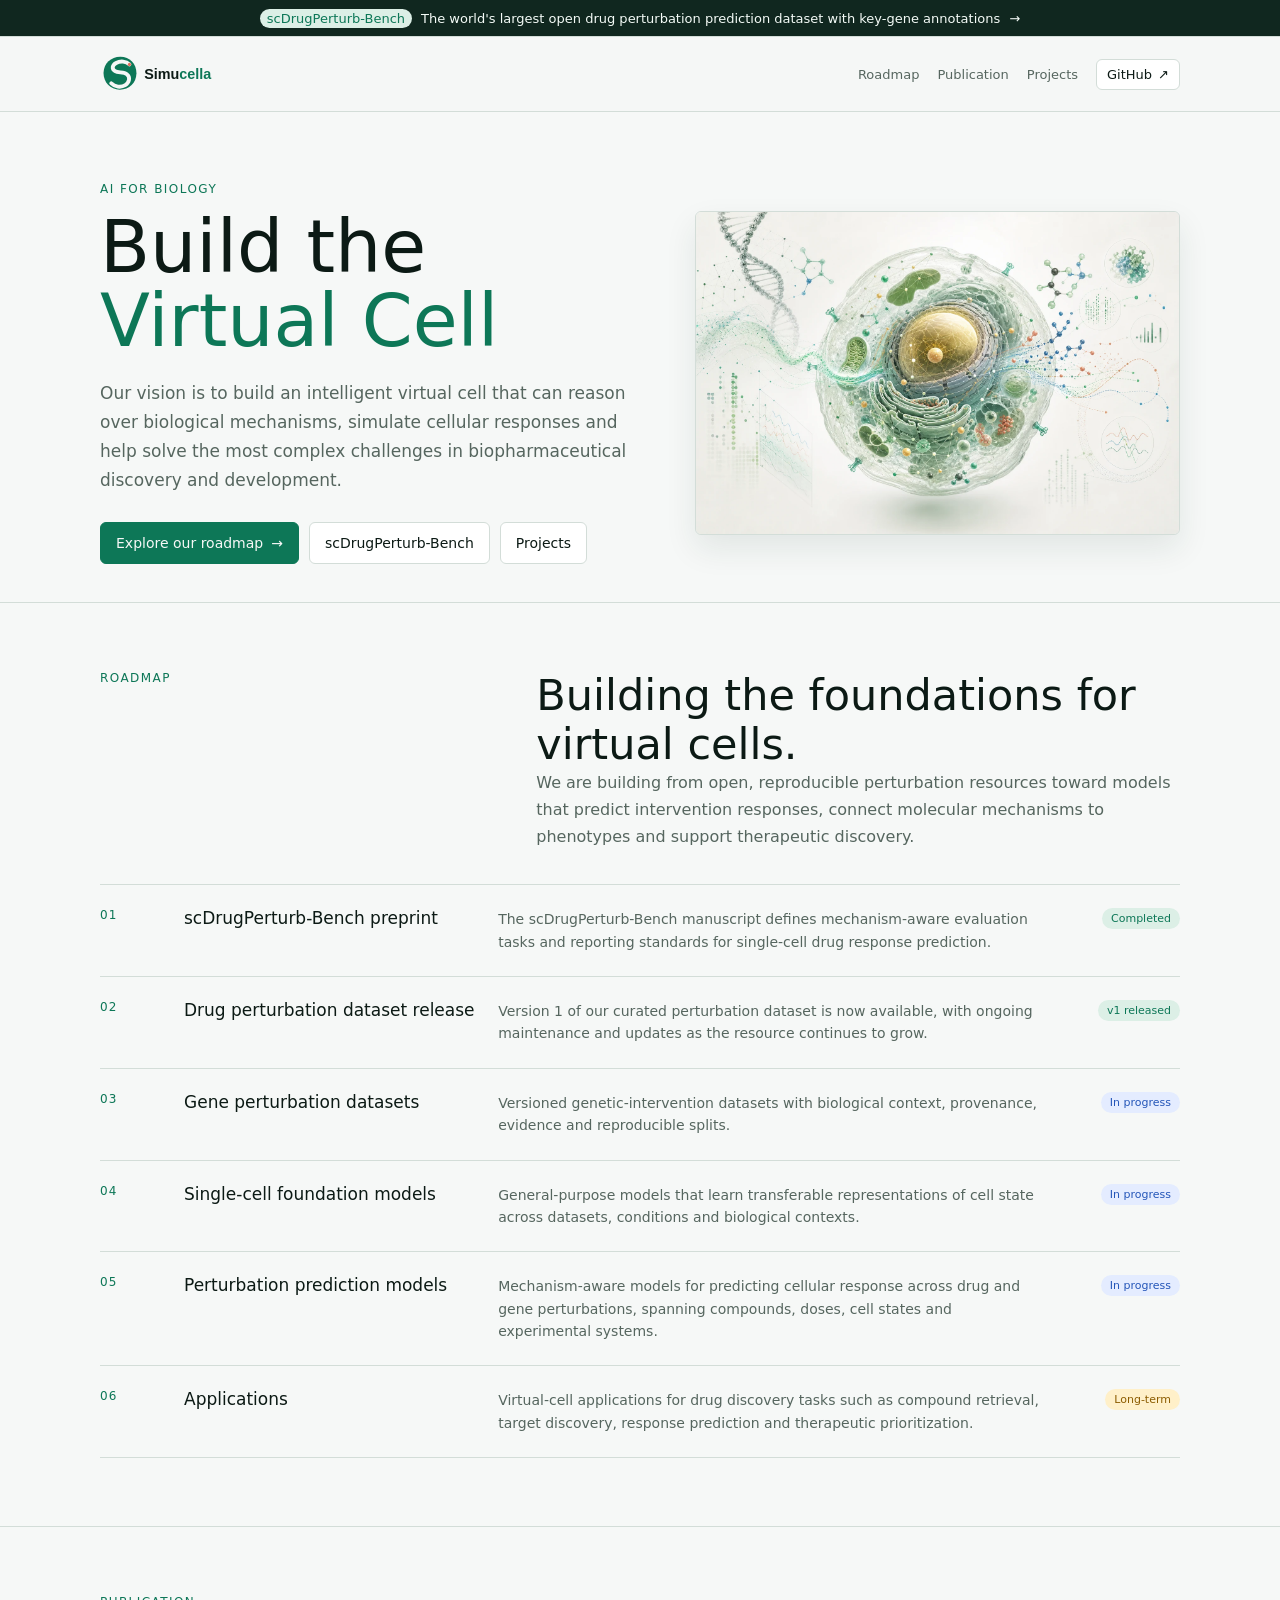
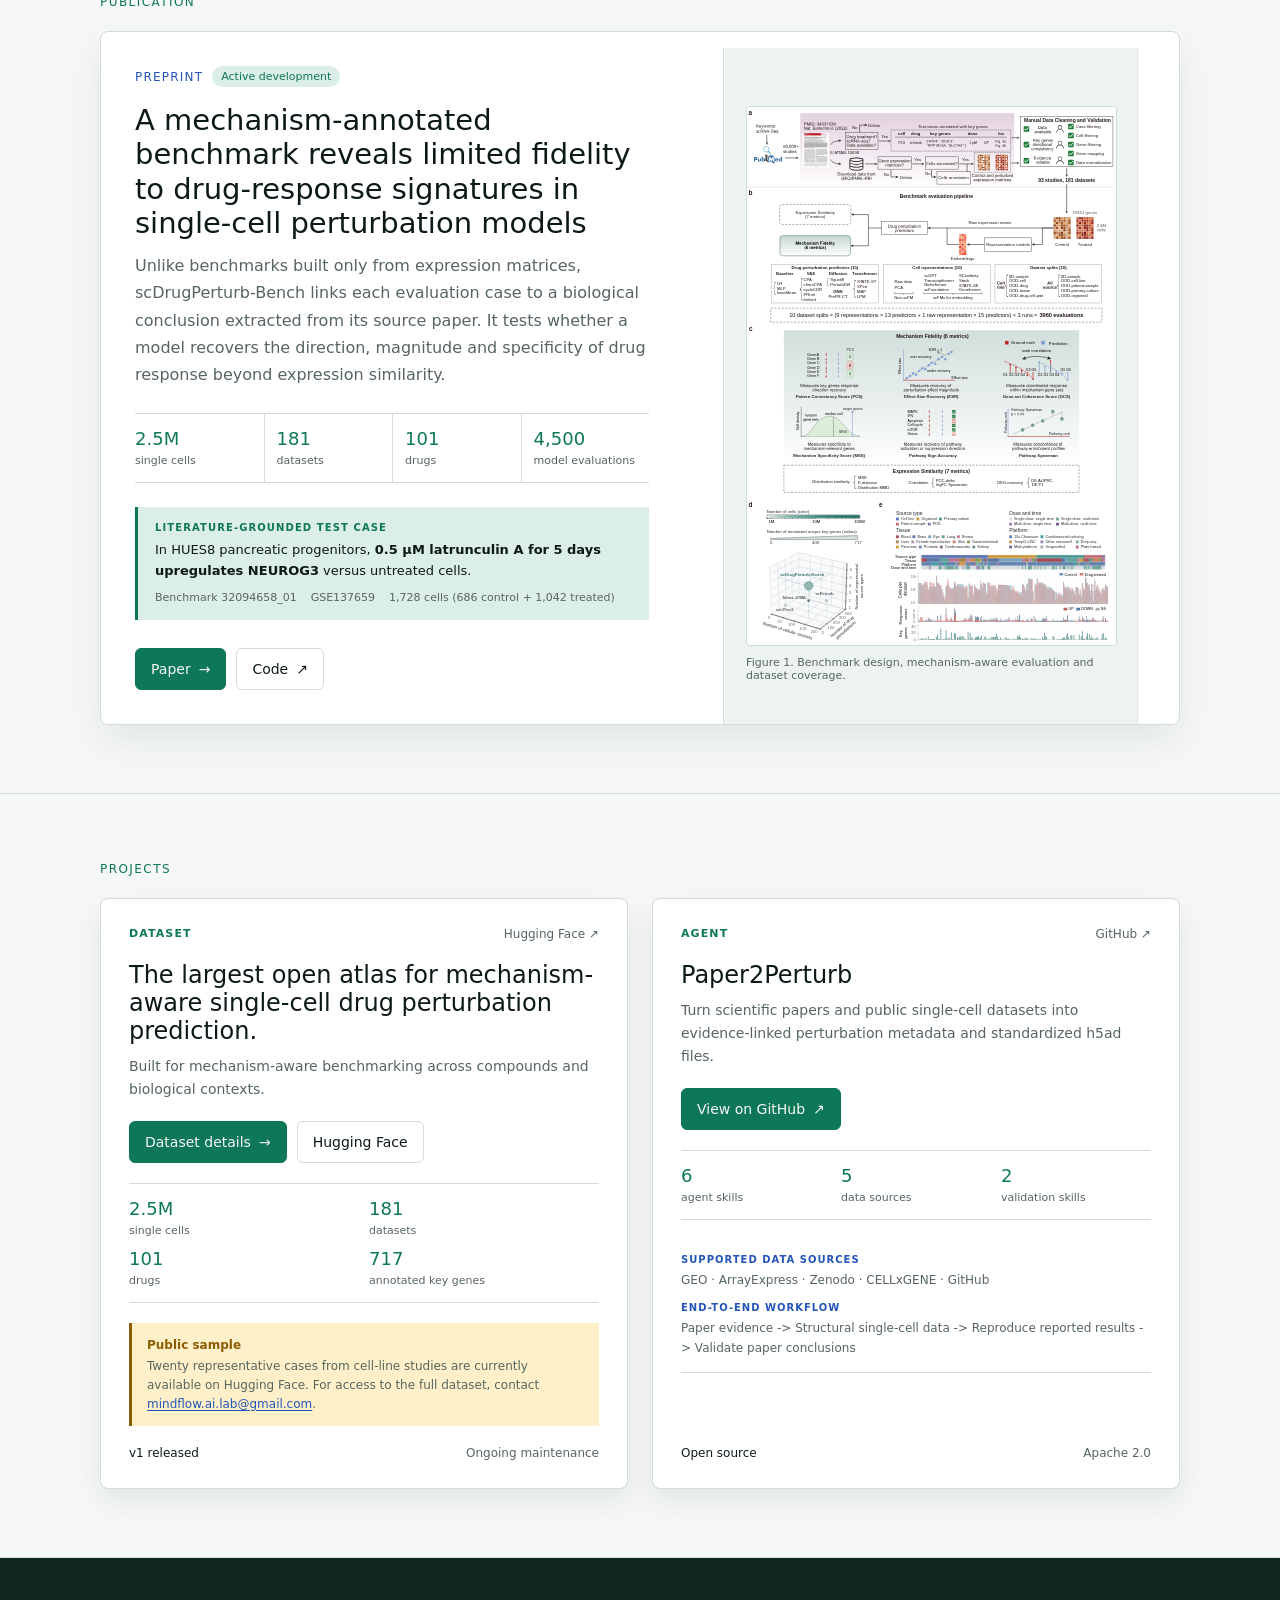
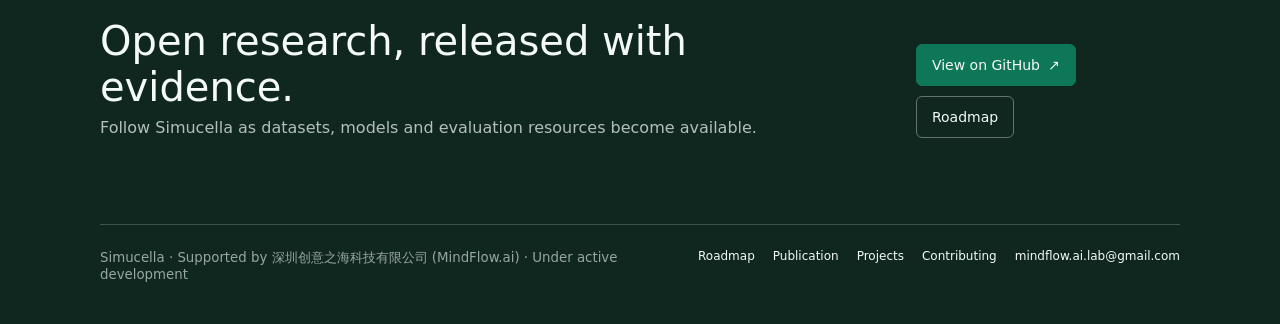
<file: index.html>
<!doctype html>
<html lang="en">
<head>
  <meta charset="utf-8">
  <meta name="viewport" content="width=device-width, initial-scale=1">
  <meta name="description" content="Simucella is building a virtual cell benchmark, virtual cell dataset, and perturbation prediction models for drug and gene perturbation prediction.">
  <meta name="keywords" content="virtual cell, virtual cell dataset, perturbation prediction model, gene perturbation prediction model, drug perturbation prediction model, virtual cell benchmark">
  <meta property="og:title" content="Simucella | Virtual Cell Benchmark and Perturbation Prediction Models">
  <meta property="og:description" content="Simucella is building a virtual cell benchmark, virtual cell dataset, and perturbation prediction models for drug and gene perturbation prediction.">
  <title>Simucella | Virtual Cell Benchmark and Perturbation Prediction Models</title>
  <style>html, body { margin: 0; min-height: 100%; }</style>
</head>
<body>
<div id="drughiter-home-sketch">
  <style>
    #drughiter-home-sketch {
      color-scheme: light dark;
      --dh-page: light-dark(#f6f8f7, #07100d);
      --dh-surface: light-dark(#ffffff, #0d1814);
      --dh-surface-strong: light-dark(#10271f, #dff7ec);
      --dh-ink: light-dark(#0c1a15, #f2f8f5);
      --dh-ink-on-strong: light-dark(#f4fbf7, #0b1913);
      --dh-muted: light-dark(#56665f, #a4b7ae);
      --dh-line: light-dark(#d3ddd8, #293a33);
      --dh-green: light-dark(#0d7757, #61d4a5);
      --dh-green-soft: light-dark(#dcefe6, #123b2d);
      --dh-blue: light-dark(#2355b8, #91b5ff);
      --dh-blue-soft: light-dark(#e4ecff, #172b55);
      --dh-amber: light-dark(#8c5c00, #f2bf58);
      --dh-amber-soft: light-dark(#fff0c9, #453311);
      --dh-red: light-dark(#aa3b3b, #ff9999);
      --dh-shadow: light-dark(rgba(20, 55, 42, 0.09), rgba(0, 0, 0, 0.30));
      width: 100%;
      overflow: hidden;
      background: var(--dh-page);
      color: var(--dh-ink);
      font-family: Inter, ui-sans-serif, system-ui, -apple-system, BlinkMacSystemFont, "Segoe UI", sans-serif;
      letter-spacing: 0;
    }

    #drughiter-home-sketch * { box-sizing: border-box; }
    #drughiter-home-sketch a { color: inherit; text-decoration: none; }
    #drughiter-home-sketch button { font: inherit; }
    #drughiter-home-sketch .dh-shell { width: min(100% - 40px, 1080px); margin: 0 auto; }

    #drughiter-home-sketch .dh-announcement {
      background: var(--dh-surface-strong);
      color: var(--dh-ink-on-strong);
      border-bottom: 1px solid var(--dh-line);
    }
    #drughiter-home-sketch .dh-announcement-inner {
      min-height: 36px;
      display: flex;
      align-items: center;
      justify-content: center;
      gap: 9px;
      padding: 7px 16px;
      text-align: center;
      font-size: 13px;
      font-weight: 500;
    }
    #drughiter-home-sketch .dh-announcement-label {
      color: var(--dh-green);
      background: var(--dh-green-soft);
      border-radius: 999px;
      padding: 2px 7px;
      white-space: nowrap;
    }

    #drughiter-home-sketch .dh-nav {
      background: color-mix(in srgb, var(--dh-page) 92%, transparent);
      border-bottom: 1px solid var(--dh-line);
    }
    #drughiter-home-sketch .dh-nav-inner {
      min-height: 74px;
      display: flex;
      align-items: center;
      justify-content: space-between;
      gap: 20px;
    }
    #drughiter-home-sketch .dh-brand { display: flex; align-items: center; gap: 10px; min-width: 0; }
    #drughiter-home-sketch .dh-logo { display: block; width: auto; height: 42px; }
    #drughiter-home-sketch .dh-mark {
      width: 31px;
      height: 31px;
      display: grid;
      place-items: center;
      background: var(--dh-green);
      color: var(--dh-page);
      border-radius: 6px;
      font-weight: 700;
    }
    #drughiter-home-sketch .dh-brand strong { font-size: 17px; font-weight: 500; }
    #drughiter-home-sketch .dh-brand span { color: var(--dh-muted); font-size: 11px; display: block; }
    #drughiter-home-sketch .dh-nav-links { display: flex; align-items: center; gap: 18px; color: var(--dh-muted); font-size: 13px; }
    #drughiter-home-sketch .dh-nav-links a { white-space: nowrap; }
    #drughiter-home-sketch .dh-nav-links a:hover { color: var(--dh-green); }
    #drughiter-home-sketch .dh-nav-github {
      display: inline-flex;
      align-items: center;
      gap: 6px;
      border: 1px solid var(--dh-line);
      background: var(--dh-surface);
      color: var(--dh-ink) !important;
      border-radius: 6px;
      padding: 7px 10px;
    }

    #drughiter-home-sketch .dh-hero {
      background: var(--dh-page);
      border-bottom: 1px solid var(--dh-line);
      padding: 70px 0 38px;
    }
    #drughiter-home-sketch .dh-hero-grid {
      display: grid;
      grid-template-columns: minmax(0, 1.05fr) minmax(310px, .95fr);
      gap: 58px;
      align-items: center;
    }
    #drughiter-home-sketch .dh-eyebrow,
    #drughiter-home-sketch .dh-section-kicker {
      color: var(--dh-green);
      text-transform: uppercase;
      font-size: 12px;
      font-weight: 500;
      letter-spacing: .12em;
    }
    #drughiter-home-sketch .dh-hero h1 {
      max-width: 720px;
      margin: 14px 0 20px;
      font-size: clamp(42px, 7.2vw, 73px);
      line-height: 1.02;
      font-weight: 500;
      letter-spacing: 0;
    }
    #drughiter-home-sketch .dh-hero h1 span { color: var(--dh-green); }
    #drughiter-home-sketch .dh-hero-copy > p {
      max-width: 610px;
      color: var(--dh-muted);
      font-size: 17px;
      line-height: 1.7;
      margin: 0;
    }
    #drughiter-home-sketch .dh-project-intro {
      max-width: 610px;
      margin: 18px 0 0;
      color: var(--dh-ink);
      font-size: 18px;
      line-height: 1.72;
      font-weight: 500;
    }
    #drughiter-home-sketch .dh-actions { display: flex; flex-wrap: wrap; gap: 10px; margin-top: 28px; }
    #drughiter-home-sketch .dh-action {
      min-height: 42px;
      display: inline-flex;
      align-items: center;
      justify-content: center;
      gap: 8px;
      padding: 0 15px;
      border-radius: 6px;
      border: 1px solid var(--dh-line);
      background: var(--dh-surface);
      color: var(--dh-ink);
      font-size: 14px;
      font-weight: 500;
    }
    #drughiter-home-sketch .dh-action-primary { background: var(--dh-green); color: var(--dh-page); border-color: var(--dh-green); }

    #drughiter-home-sketch .dh-hero-visual {
      width: 100%;
      max-width: 500px;
      margin: 0 auto;
    }
    #drughiter-home-sketch .dh-hero-visual img {
      width: 100%;
      aspect-ratio: 3 / 2;
      display: block;
      object-fit: cover;
      object-position: center;
      border: 1px solid var(--dh-line);
      border-radius: 6px;
      background: var(--dh-page);
      box-shadow: 0 14px 32px var(--dh-shadow);
    }

    #drughiter-home-sketch .dh-section { padding: 68px 0; border-bottom: 1px solid var(--dh-line); }
    #drughiter-home-sketch .dh-section-head { display: grid; grid-template-columns: .75fr 1.25fr; gap: 50px; margin-bottom: 34px; }
    #drughiter-home-sketch .dh-section-head h2 {
      margin: 0;
      max-width: 650px;
      font-size: clamp(28px, 4.4vw, 43px);
      line-height: 1.13;
      font-weight: 500;
    }
    #drughiter-home-sketch .dh-section-head p { margin: 0; color: var(--dh-muted); line-height: 1.7; }

    #drughiter-home-sketch .dh-roadmap-list { border-top: 1px solid var(--dh-line); }
    #drughiter-home-sketch .dh-roadmap-item {
      display: grid;
      grid-template-columns: 62px minmax(180px, .8fr) minmax(220px, 1.5fr) 112px;
      gap: 22px;
      align-items: start;
      padding: 23px 0;
      border-bottom: 1px solid var(--dh-line);
    }
    #drughiter-home-sketch .dh-roadmap-num { color: var(--dh-green); font-size: 12px; letter-spacing: .1em; }
    #drughiter-home-sketch .dh-roadmap-item h3 { margin: 0; font-size: 17px; font-weight: 500; }
    #drughiter-home-sketch .dh-roadmap-item p { margin: 0; color: var(--dh-muted); font-size: 14px; line-height: 1.6; }
    #drughiter-home-sketch .dh-status {
      justify-self: end;
      border-radius: 999px;
      padding: 4px 9px;
      font-size: 11px;
      font-weight: 500;
      white-space: nowrap;
    }
    #drughiter-home-sketch .dh-status-active { color: var(--dh-green); background: var(--dh-green-soft); }
    #drughiter-home-sketch .dh-status-prep { color: var(--dh-blue); background: var(--dh-blue-soft); }
    #drughiter-home-sketch .dh-status-planned { color: var(--dh-amber); background: var(--dh-amber-soft); }
    #drughiter-home-sketch .dh-featured {
      display: grid;
      grid-template-columns: minmax(0, 1.08fr) minmax(280px, .92fr);
      gap: 0;
      border: 1px solid var(--dh-line);
      border-radius: 8px;
      overflow: hidden;
      background: var(--dh-surface);
      box-shadow: 0 16px 38px var(--dh-shadow);
    }
    #drughiter-home-sketch .dh-featured-copy { padding: 34px; }
    #drughiter-home-sketch .dh-featured-top { display: flex; align-items: center; gap: 9px; flex-wrap: wrap; }
    #drughiter-home-sketch .dh-featured-type { color: var(--dh-blue); font-size: 12px; font-weight: 500; text-transform: uppercase; letter-spacing: .1em; }
    #drughiter-home-sketch .dh-featured h3 { margin: 16px 0 12px; font-size: 29px; line-height: 1.18; font-weight: 500; }
    #drughiter-home-sketch .dh-featured-copy > p { color: var(--dh-muted); line-height: 1.7; margin: 0; }
    #drughiter-home-sketch .dh-project-facts {
      display: grid;
      grid-template-columns: repeat(4, minmax(0, 1fr));
      border-top: 1px solid var(--dh-line);
      border-bottom: 1px solid var(--dh-line);
      margin: 25px 0 24px;
    }
    #drughiter-home-sketch .dh-project-fact { padding: 14px 12px; border-left: 1px solid var(--dh-line); }
    #drughiter-home-sketch .dh-project-fact:first-child { border-left: 0; padding-left: 0; }
    #drughiter-home-sketch .dh-project-fact strong { display: block; color: var(--dh-green); font-size: 18px; font-weight: 500; }
    #drughiter-home-sketch .dh-project-fact span { color: var(--dh-muted); font-size: 11px; }
    #drughiter-home-sketch .dh-evidence {
      margin: 0 0 24px;
      padding: 15px 17px 16px;
      border-left: 3px solid var(--dh-green);
      background: var(--dh-green-soft);
    }
    #drughiter-home-sketch .dh-evidence-label {
      display: block;
      margin-bottom: 7px;
      color: var(--dh-green);
      font-size: 10px;
      font-weight: 600;
      letter-spacing: .11em;
      text-transform: uppercase;
    }
    #drughiter-home-sketch .dh-evidence p { margin: 0; color: var(--dh-ink); font-size: 13px; line-height: 1.6; }
    #drughiter-home-sketch .dh-evidence-meta { display: flex; flex-wrap: wrap; gap: 7px 14px; margin-top: 9px; color: var(--dh-muted); font-size: 11px; }
    #drughiter-home-sketch .dh-featured-media {
      min-height: 100%;
      display: flex;
      flex-direction: column;
      justify-content: center;
      background: light-dark(#edf3f0, #0a1410);
      border-left: 1px solid var(--dh-line);
      padding: 22px;
    }
    #drughiter-home-sketch .dh-featured-media img {
      width: 100%;
      display: block;
      background: light-dark(#ffffff, #ffffff);
      border: 1px solid var(--dh-line);
      border-radius: 4px;
    }
    #drughiter-home-sketch .dh-featured-media figcaption { margin-top: 10px; color: var(--dh-muted); font-size: 11px; }

    #drughiter-home-sketch .dh-project-grid {
      display: grid;
      grid-template-columns: repeat(2, minmax(0, 1fr));
      gap: 24px;
    }
    #drughiter-home-sketch .dh-project-placeholder {
      min-height: 220px;
      border: 1px solid var(--dh-line);
      border-radius: 8px;
      background: var(--dh-surface);
      box-shadow: 0 12px 28px var(--dh-shadow);
    }
    #drughiter-home-sketch .dh-project-card {
      min-height: 0;
      display: block;
      border: 1px solid var(--dh-line);
      border-radius: 8px;
      background: var(--dh-surface);
      box-shadow: 0 12px 28px var(--dh-shadow);
      overflow: hidden;
      transition: border-color .2s ease, box-shadow .2s ease, transform .2s ease;
    }
    #drughiter-home-sketch .dh-project-card:hover {
      border-color: var(--dh-green);
      box-shadow: 0 16px 34px var(--dh-shadow);
      transform: translateY(-2px);
    }
    #drughiter-home-sketch .dh-project-card:focus-visible { outline: 2px solid var(--dh-green); outline-offset: 3px; }
    #drughiter-home-sketch .dh-project-card-body {
      min-width: 0;
      height: 100%;
      display: flex;
      flex-direction: column;
      gap: 20px;
      padding: 28px;
    }
    #drughiter-home-sketch .dh-project-card-top,
    #drughiter-home-sketch .dh-project-card-meta {
      display: flex;
      align-items: center;
      justify-content: space-between;
      gap: 16px;
    }
    #drughiter-home-sketch .dh-project-card-type {
      color: var(--dh-green);
      font-size: 11px;
      font-weight: 600;
      letter-spacing: .1em;
      text-transform: uppercase;
    }
    #drughiter-home-sketch .dh-project-card-platform { color: var(--dh-muted); font-size: 12px; }
    #drughiter-home-sketch a.dh-project-card-platform:hover { color: var(--dh-green); }
    #drughiter-home-sketch .dh-project-card h3 { margin: 0 0 10px; font-size: 24px; font-weight: 500; }
    #drughiter-home-sketch .dh-project-card h3 a { color: inherit; text-decoration: none; }
    #drughiter-home-sketch .dh-project-card h3 a:hover { color: var(--dh-green); }
    #drughiter-home-sketch .dh-project-card p { margin: 0; color: var(--dh-muted); font-size: 14px; line-height: 1.65; }
    #drughiter-home-sketch .dh-project-card-claim { display: block; margin-bottom: 5px; color: light-dark(#075b42, #76ddb3); font-weight: 700; }
    #drughiter-home-sketch .dh-project-card-facts {
      display: grid;
      grid-template-columns: repeat(3, minmax(0, 1fr));
      gap: 10px;
      padding: 14px 0;
      border-top: 1px solid var(--dh-line);
      border-bottom: 1px solid var(--dh-line);
    }
    #drughiter-home-sketch .dh-project-card-facts-dataset { grid-template-columns: repeat(2, minmax(0, 1fr)); }
    #drughiter-home-sketch .dh-project-card-fact strong { display: block; color: var(--dh-green); font-size: 18px; font-weight: 500; }
    #drughiter-home-sketch .dh-project-card-fact span { color: var(--dh-muted); font-size: 11px; }
    #drughiter-home-sketch .dh-project-card-meta {
      justify-content: space-between;
      margin-top: auto;
      color: var(--dh-muted);
      font-size: 12px;
    }
    #drughiter-home-sketch .dh-project-card-meta strong { color: var(--dh-ink); font-weight: 500; }
    #drughiter-home-sketch .dh-project-card-access {
      padding: 13px 15px;
      border-left: 3px solid var(--dh-amber);
      background: var(--dh-amber-soft);
      color: var(--dh-muted);
      font-size: 12px;
      line-height: 1.55;
    }
    #drughiter-home-sketch .dh-project-card-access strong { display: block; margin-bottom: 3px; color: var(--dh-amber); font-weight: 600; }
    #drughiter-home-sketch .dh-project-card-access a { color: var(--dh-blue); text-decoration: underline; text-underline-offset: 2px; }
    #drughiter-home-sketch .dh-project-card-details {
      display: grid;
      gap: 12px;
      padding: 14px 0;
      border-bottom: 1px solid var(--dh-line);
    }
    #drughiter-home-sketch .dh-project-card-detail strong {
      display: block;
      margin-bottom: 4px;
      color: var(--dh-blue);
      font-size: 10px;
      font-weight: 600;
      letter-spacing: .1em;
      text-transform: uppercase;
    }
    #drughiter-home-sketch .dh-project-card-detail span { color: var(--dh-muted); font-size: 12px; line-height: 1.55; }

    #drughiter-home-sketch .dh-cta { background: var(--dh-surface-strong); color: var(--dh-ink-on-strong); padding: 58px 0; }
    #drughiter-home-sketch .dh-cta-inner { display: flex; align-items: center; justify-content: space-between; gap: 34px; }
    #drughiter-home-sketch .dh-cta h2 { margin: 0 0 8px; font-size: clamp(28px, 4vw, 40px); font-weight: 500; }
    #drughiter-home-sketch .dh-cta p { margin: 0; color: color-mix(in srgb, var(--dh-ink-on-strong) 72%, transparent); }
    #drughiter-home-sketch .dh-cta .dh-action { background: transparent; color: var(--dh-ink-on-strong); border-color: color-mix(in srgb, var(--dh-ink-on-strong) 36%, transparent); }
    #drughiter-home-sketch .dh-cta .dh-action-primary { background: var(--dh-green); border-color: var(--dh-green); color: var(--dh-page); }

    #drughiter-home-sketch .dh-footer { padding: 28px 0 42px; background: var(--dh-surface-strong); color: var(--dh-ink-on-strong); }
    #drughiter-home-sketch .dh-footer-inner { display: flex; justify-content: space-between; gap: 26px; padding-top: 24px; border-top: 1px solid color-mix(in srgb, var(--dh-ink-on-strong) 20%, transparent); }
    #drughiter-home-sketch .dh-footer small { color: color-mix(in srgb, var(--dh-ink-on-strong) 60%, transparent); }
    #drughiter-home-sketch .dh-footer-links { display: flex; gap: 18px; font-size: 12px; }

    @media (max-width: 820px) {
      #drughiter-home-sketch .dh-nav-links a:not(.dh-nav-github) { display: none; }
      #drughiter-home-sketch .dh-hero-grid,
      #drughiter-home-sketch .dh-featured { grid-template-columns: 1fr; }
      #drughiter-home-sketch .dh-project-grid { grid-template-columns: 1fr; }
      #drughiter-home-sketch .dh-hero { padding-top: 52px; }
      #drughiter-home-sketch .dh-hero-visual { width: min(100%, 500px); margin-top: 14px; }
      #drughiter-home-sketch .dh-featured-media { border-left: 0; border-top: 1px solid var(--dh-line); }
      #drughiter-home-sketch .dh-roadmap-item { grid-template-columns: 42px minmax(150px, .7fr) 1.3fr; }
      #drughiter-home-sketch .dh-roadmap-item .dh-status { grid-column: 2 / 4; justify-self: start; }
    }

    @media (max-width: 560px) {
      #drughiter-home-sketch .dh-shell { width: min(100% - 28px, 1080px); }
      #drughiter-home-sketch .dh-brand span { display: none; }
      #drughiter-home-sketch .dh-hero h1 { font-size: 43px; }
      #drughiter-home-sketch .dh-hero-copy > p { font-size: 15px; }
      #drughiter-home-sketch .dh-hero-visual { width: 100%; }
      #drughiter-home-sketch .dh-section { padding: 52px 0; }
      #drughiter-home-sketch .dh-section-head { grid-template-columns: 1fr; gap: 12px; }
      #drughiter-home-sketch .dh-roadmap-item { grid-template-columns: 36px 1fr; gap: 10px; }
      #drughiter-home-sketch .dh-roadmap-item p,
      #drughiter-home-sketch .dh-roadmap-item .dh-status { grid-column: 2; }
      #drughiter-home-sketch .dh-project-facts { grid-template-columns: 1fr 1fr; }
      #drughiter-home-sketch .dh-project-fact:nth-child(odd) { border-left: 0; padding-left: 0; }
      #drughiter-home-sketch .dh-project-fact:nth-child(n+3) { border-top: 1px solid var(--dh-line); }
      #drughiter-home-sketch .dh-featured-copy { padding: 24px; }
      #drughiter-home-sketch .dh-project-card-body { padding: 24px; }
      #drughiter-home-sketch .dh-cta-inner,
      #drughiter-home-sketch .dh-footer-inner { align-items: flex-start; flex-direction: column; }
      #drughiter-home-sketch .dh-footer-links { flex-wrap: wrap; }
    }
  </style>

  <div class="dh-announcement">
    <div class="dh-announcement-inner">
      <span class="dh-announcement-label">scDrugPerturb-Bench</span>
      <span>The world's largest open drug perturbation prediction dataset with key-gene annotations</span>
      <span aria-hidden="true">&rarr;</span>
    </div>
  </div>

  <nav class="dh-nav" aria-label="Primary navigation">
    <div class="dh-shell dh-nav-inner">
      <a class="dh-brand" href="#dh-home">
        <img class="dh-logo" src="assets/simucella-logo.svg" alt="Simucella">
      </a>
      <div class="dh-nav-links">
        <a href="#dh-roadmap">Roadmap</a>
        <a href="#dh-publications">Publication</a>
        <a href="#dh-projects">Projects</a>
        <a class="dh-nav-github" href="#dh-open-source">GitHub <span aria-hidden="true">&nearr;</span></a>
      </div>
    </div>
  </nav>

  <main id="dh-home">
    <section class="dh-hero">
      <div class="dh-shell">
        <div class="dh-hero-grid">
          <div class="dh-hero-copy">
            <div class="dh-eyebrow">AI for Biology</div>
            <h1>Build the <span>Virtual Cell</span></h1>
            <p class="dh-project-intro">Our vision is to build an intelligent virtual cell that can reason over biological mechanisms, simulate cellular responses and help solve the most complex challenges in biopharmaceutical discovery and development.</p>
            <div class="dh-actions">
              <a class="dh-action dh-action-primary" href="#dh-roadmap">Explore our roadmap <span aria-hidden="true">&rarr;</span></a>
              <a class="dh-action" href="#dh-publications">scDrugPerturb-Bench</a>
              <a class="dh-action" href="#dh-projects">Projects</a>
            </div>
          </div>

          <figure class="dh-hero-visual">
            <img src="[data-uri]" alt="A computable virtual cell with molecular signals and perturbation-response trajectories">
          </figure>
        </div>

      </div>
    </section>

    <section class="dh-section" id="dh-roadmap">
      <div class="dh-shell">
        <div class="dh-section-head">
          <div class="dh-section-kicker">Roadmap</div>
          <div>
            <h2>Building the foundations for virtual cells.</h2>
            <p>We are building from open, reproducible perturbation resources toward models that predict intervention responses, connect molecular mechanisms to phenotypes and support therapeutic discovery.</p>
          </div>
        </div>

        <div class="dh-roadmap-list">
          <article class="dh-roadmap-item">
            <div class="dh-roadmap-num">01</div>
            <h3>scDrugPerturb-Bench preprint</h3>
            <p>The scDrugPerturb-Bench manuscript defines mechanism-aware evaluation tasks and reporting standards for single-cell drug response prediction.</p>
            <span class="dh-status dh-status-active">Completed</span>
          </article>
          <article class="dh-roadmap-item">
            <div class="dh-roadmap-num">02</div>
            <h3>Drug perturbation dataset release</h3>
            <p>Version 1 of our curated perturbation dataset is now available, with ongoing maintenance and updates as the resource continues to grow.</p>
            <span class="dh-status dh-status-active">v1 released</span>
          </article>
          <article class="dh-roadmap-item">
            <div class="dh-roadmap-num">03</div>
            <h3>Gene perturbation datasets</h3>
            <p>Versioned genetic-intervention datasets with biological context, provenance, evidence and reproducible splits.</p>
            <span class="dh-status dh-status-prep">In progress</span>
          </article>
          <article class="dh-roadmap-item">
            <div class="dh-roadmap-num">04</div>
            <h3>Single-cell foundation models</h3>
            <p>General-purpose models that learn transferable representations of cell state across datasets, conditions and biological contexts.</p>
            <span class="dh-status dh-status-prep">In progress</span>
          </article>
          <article class="dh-roadmap-item">
            <div class="dh-roadmap-num">05</div>
            <h3>Perturbation prediction models</h3>
            <p>Mechanism-aware models for predicting cellular response across drug and gene perturbations, spanning compounds, doses, cell states and experimental systems.</p>
            <span class="dh-status dh-status-prep">In progress</span>
          </article>
          <article class="dh-roadmap-item">
            <div class="dh-roadmap-num">06</div>
            <h3>Applications</h3>
            <p>Virtual-cell applications for drug discovery tasks such as compound retrieval, target discovery, response prediction and therapeutic prioritization.</p>
            <span class="dh-status dh-status-planned">Long-term</span>
          </article>
        </div>
      </div>
    </section>

    <section class="dh-section" id="dh-publications">
      <div class="dh-shell">
        <div class="dh-section-head" style="grid-template-columns:190px; margin-bottom:22px;">
          <div class="dh-section-kicker">Publication</div>
        </div>

        <article class="dh-featured">
          <div class="dh-featured-copy">
            <div class="dh-featured-top">
              <span class="dh-featured-type">Preprint</span>
              <span class="dh-status dh-status-active">Active development</span>
            </div>
            <h3>A mechanism-annotated benchmark reveals limited fidelity to drug-response signatures in single-cell perturbation models</h3>
            <p>Unlike benchmarks built only from expression matrices, scDrugPerturb-Bench links each evaluation case to a biological conclusion extracted from its source paper. It tests whether a model recovers the direction, magnitude and specificity of drug response beyond expression similarity.</p>
            <div class="dh-project-facts">
              <div class="dh-project-fact"><strong>2.5M</strong><span>single cells</span></div>
              <div class="dh-project-fact"><strong>181</strong><span>datasets</span></div>
              <div class="dh-project-fact"><strong>101</strong><span>drugs</span></div>
              <div class="dh-project-fact"><strong>4,500</strong><span>model evaluations</span></div>
            </div>
            <div class="dh-evidence">
              <span class="dh-evidence-label">Literature-grounded test case</span>
              <p>In HUES8 pancreatic progenitors, <strong>0.5 &micro;M latrunculin A for 5 days upregulates NEUROG3</strong> versus untreated cells.</p>
              <div class="dh-evidence-meta"><span>Benchmark 32094658_01</span><span>GSE137659</span><span>1,728 cells (686 control + 1,042 treated)</span></div>
            </div>
            <div class="dh-actions">
              <a class="dh-action dh-action-primary" href="paper.html">Paper <span aria-hidden="true">&rarr;</span></a>
              <a class="dh-action" href="https://github.com/mindflow-cn/scDrugPerturb-Bench" target="_blank" rel="noopener noreferrer">Code <span aria-hidden="true">&nearr;</span></a>
            </div>
          </div>
          <figure class="dh-featured-media">
            <img src="assets/fig1.svg" alt="Overview of scDrugPerturb-Bench data curation, evaluation framework and dataset composition">
            <figcaption>Figure 1. Benchmark design, mechanism-aware evaluation and dataset coverage.</figcaption>
          </figure>
        </article>
      </div>
    </section>

    <section class="dh-section" id="dh-projects">
      <div class="dh-shell">
        <div class="dh-section-head" style="grid-template-columns:190px; margin-bottom:22px;">
          <div class="dh-section-kicker">Projects</div>
        </div>
        <div class="dh-project-grid" aria-label="Open research projects">
          <article class="dh-project-card" aria-label="scDrugPerturb-Bench dataset">
            <div class="dh-project-card-body">
              <div class="dh-project-card-top">
                <span class="dh-project-card-type">Dataset</span>
                <a class="dh-project-card-platform" href="https://huggingface.co/datasets/mindflow-cn/scDrugPerturb-Bench" target="_blank" rel="noopener noreferrer">Hugging Face <span aria-hidden="true">&nearr;</span></a>
              </div>
              <div>
                <h3><a href="scdrugperturb-bench.html">The largest open atlas for mechanism-aware single-cell drug perturbation prediction.</a></h3>
                <p>Built for mechanism-aware benchmarking across compounds and biological contexts.</p>
              </div>
              <div class="dh-actions" style="margin-top:0;">
                <a class="dh-action dh-action-primary" href="scdrugperturb-bench.html">Dataset details <span aria-hidden="true">&rarr;</span></a>
                <a class="dh-action" href="https://huggingface.co/datasets/mindflow-cn/scDrugPerturb-Bench" target="_blank" rel="noopener noreferrer">Hugging Face</a>
              </div>
              <div class="dh-project-card-facts dh-project-card-facts-dataset" aria-label="Dataset scale">
                <div class="dh-project-card-fact"><strong>2.5M</strong><span>single cells</span></div>
                <div class="dh-project-card-fact"><strong>181</strong><span>datasets</span></div>
                <div class="dh-project-card-fact"><strong>101</strong><span>drugs</span></div>
                <div class="dh-project-card-fact"><strong>717</strong><span>annotated key genes</span></div>
              </div>
              <div class="dh-project-card-access">
                <strong>Public sample</strong>
                Twenty representative cases from cell-line studies are currently available on Hugging Face. For access to the full dataset, contact <a href="mailto:mindflow.ai.lab@gmail.com">mindflow.ai.lab@gmail.com</a>.
              </div>
              <div class="dh-project-card-meta"><strong>v1 released</strong><span>Ongoing maintenance</span></div>
            </div>
          </article>
          <article class="dh-project-card dh-project-card-agent" aria-label="Paper2Perturb open-source data curation agent">
            <div class="dh-project-card-body">
              <div class="dh-project-card-top">
                <span class="dh-project-card-type">Agent</span>
                <a class="dh-project-card-platform" href="https://github.com/mindflow-cn/paper2perturb" target="_blank" rel="noopener noreferrer">GitHub <span aria-hidden="true">&nearr;</span></a>
              </div>
              <div>
                <h3><a href="https://github.com/mindflow-cn/paper2perturb" target="_blank" rel="noopener noreferrer">Paper2Perturb</a></h3>
                <p>Turn scientific papers and public single-cell datasets into evidence-linked perturbation metadata and standardized h5ad files.</p>
              </div>
              <div class="dh-actions" style="margin-top:0;">
                <a class="dh-action dh-action-primary" href="https://github.com/mindflow-cn/paper2perturb" target="_blank" rel="noopener noreferrer">View on GitHub <span aria-hidden="true">&nearr;</span></a>
              </div>
              <div class="dh-project-card-facts" aria-label="Project capabilities">
                <div class="dh-project-card-fact"><strong>6</strong><span>agent skills</span></div>
                <div class="dh-project-card-fact"><strong>5</strong><span>data sources</span></div>
                <div class="dh-project-card-fact"><strong>2</strong><span>validation skills</span></div>
              </div>
              <div class="dh-project-card-details">
                <div class="dh-project-card-detail">
                  <strong>Supported data sources</strong>
                  <span>GEO · ArrayExpress · Zenodo · CELLxGENE · GitHub</span>
                </div>
                <div class="dh-project-card-detail">
                  <strong>End-to-end workflow</strong>
                  <span>Paper evidence -&gt; Structural single-cell data -&gt; Reproduce reported results -&gt; Validate paper conclusions</span>
                </div>
              </div>
              <div class="dh-project-card-meta"><strong>Open source</strong><span>Apache 2.0</span></div>
            </div>
          </article>
        </div>
      </div>
    </section>

    <section class="dh-cta" id="dh-open-source">
      <div class="dh-shell dh-cta-inner">
        <div><h2>Open research, released with evidence.</h2><p>Follow Simucella as datasets, models and evaluation resources become available.</p></div>
        <div class="dh-actions">
          <a class="dh-action dh-action-primary" href="#dh-open-source">View on GitHub <span aria-hidden="true">&nearr;</span></a>
          <a class="dh-action" href="#dh-roadmap">Roadmap</a>
        </div>
      </div>
    </section>
  </main>

  <footer class="dh-footer">
    <div class="dh-shell dh-footer-inner">
      <small>Simucella · Supported by 深圳创意之海科技有限公司 (MindFlow.ai) · Under active development</small>
      <div class="dh-footer-links"><a href="#dh-roadmap">Roadmap</a><a href="#dh-publications">Publication</a><a href="#dh-projects">Projects</a><a href="#dh-open-source">Contributing</a><a href="mailto:mindflow.ai.lab@gmail.com">mindflow.ai.lab@gmail.com</a></div>
    </div>
  </footer>

</div>
</body>
</html>
</file>
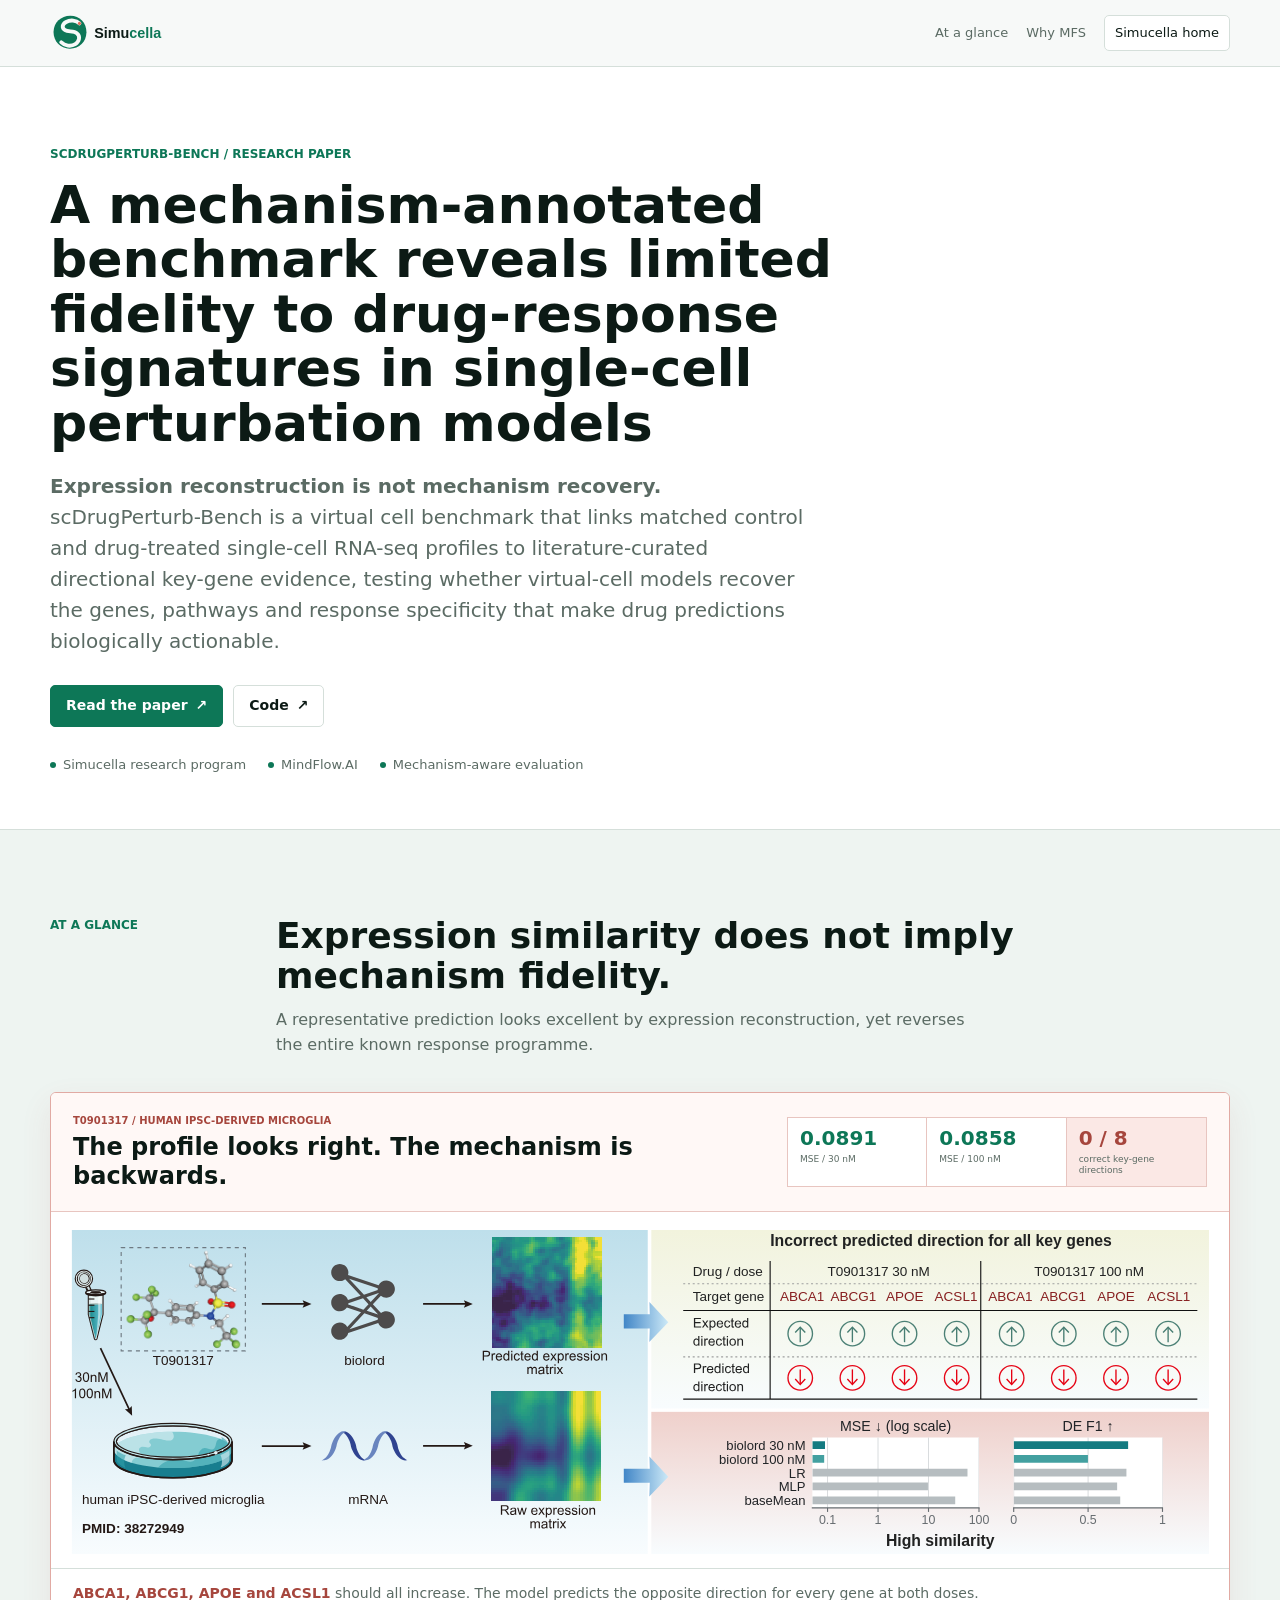
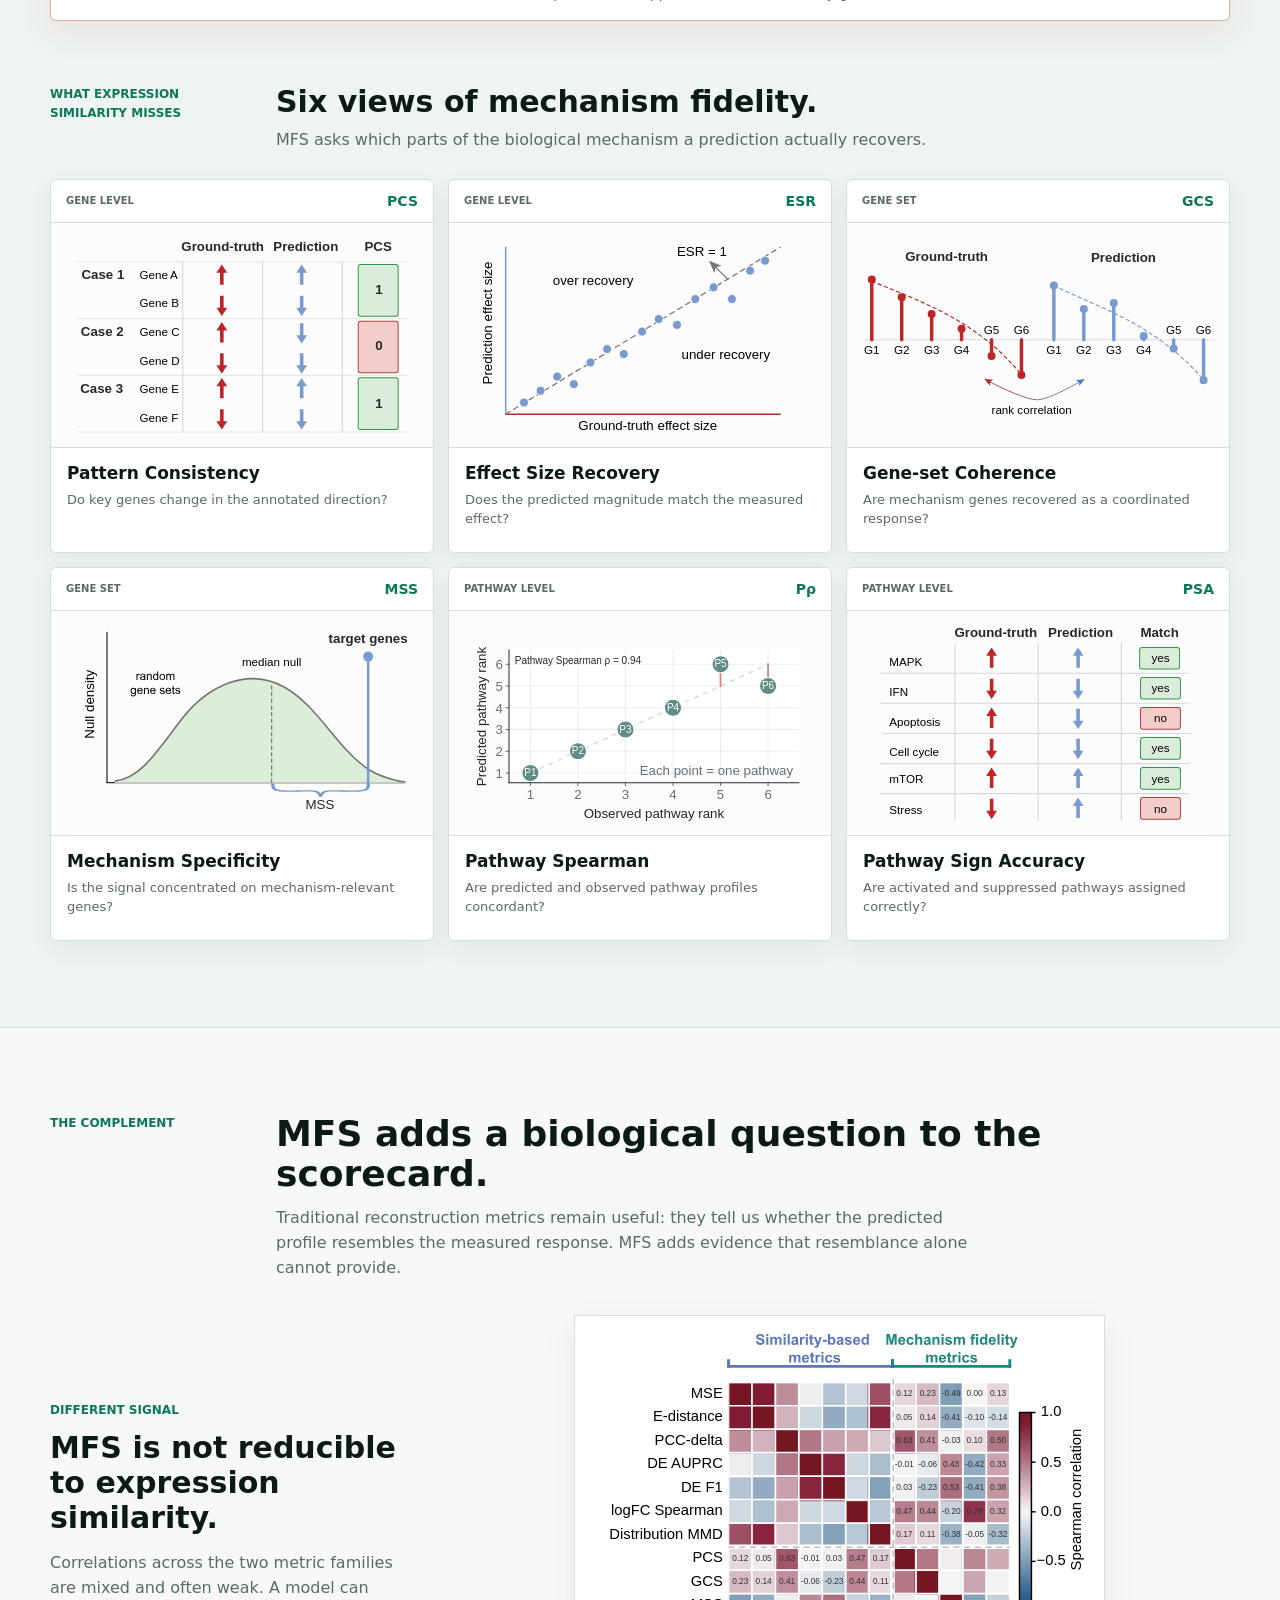
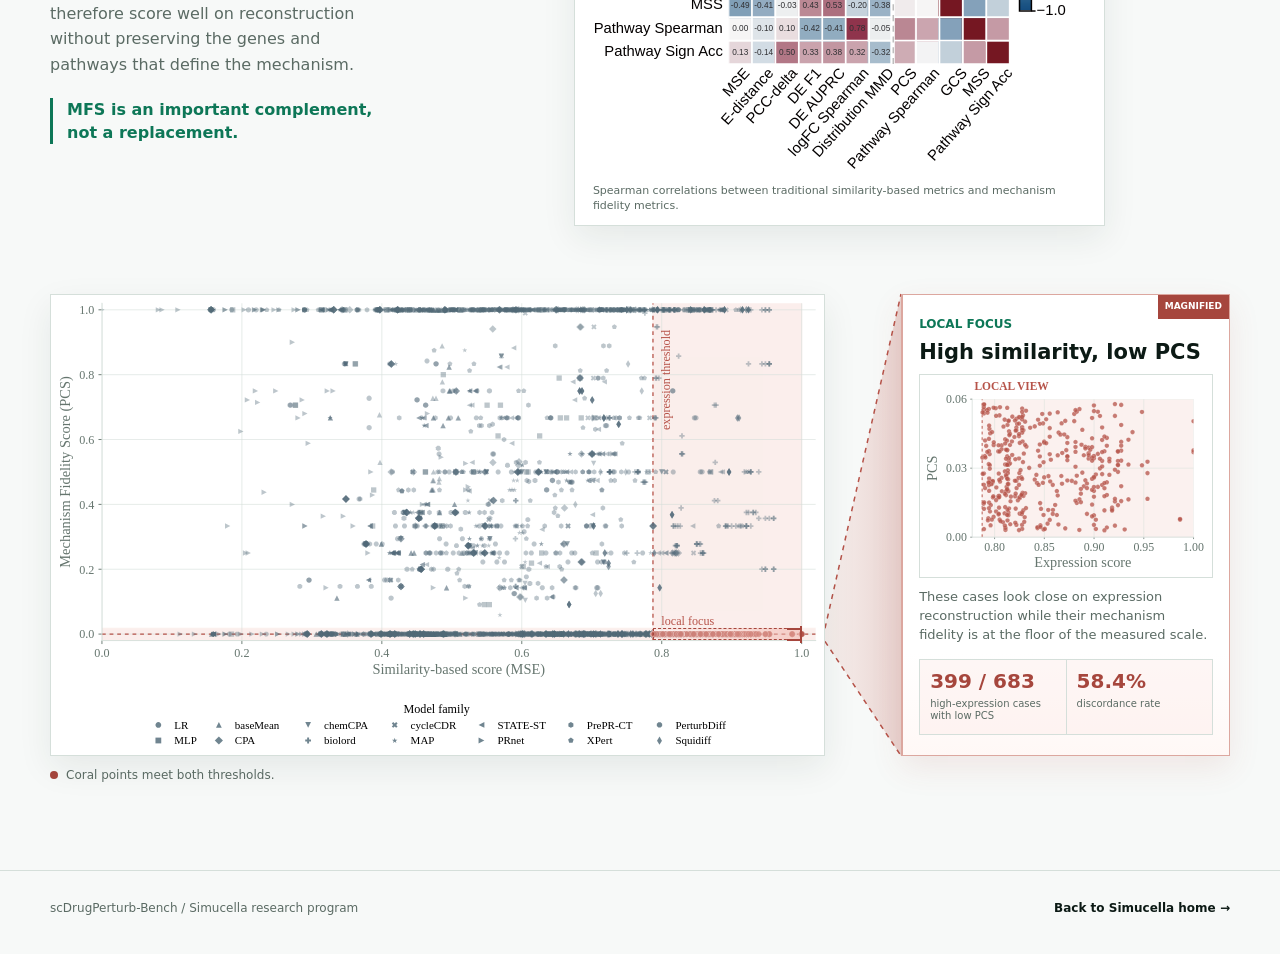
<file: paper.html>
<!doctype html>
<html lang="en">
<head>
  <meta charset="utf-8">
  <meta name="viewport" content="width=device-width, initial-scale=1">
  <meta name="description" content="This virtual cell benchmark evaluates drug perturbation prediction models and gene perturbation prediction models against literature-curated mechanism evidence.">
  <meta name="keywords" content="virtual cell, virtual cell dataset, perturbation prediction model, gene perturbation prediction model, drug perturbation prediction model, virtual cell benchmark">
  <meta property="og:title" content="A mechanism-annotated benchmark reveals limited fidelity to drug-response signatures in single-cell perturbation models | Virtual Cell Benchmark | Simucella">
  <meta property="og:description" content="This virtual cell benchmark evaluates drug perturbation prediction models and gene perturbation prediction models against literature-curated mechanism evidence.">
  <meta property="og:image" content="assets/pcs-mse-main.png">
  <title>A mechanism-annotated benchmark reveals limited fidelity to drug-response signatures in single-cell perturbation models | Virtual Cell Benchmark | Simucella</title>
  <link rel="stylesheet" href="paper.css?v=20260818-1">
</head>
<body>
  <a class="paper-skip" href="#paper-main">Skip to content</a>
  <header class="paper-header">
    <nav class="paper-nav" aria-label="Paper navigation">
      <a class="paper-brand" href="index.html"><img class="paper-logo" src="assets/simucella-logo.svg" alt="Simucella"></a>
      <button class="paper-menu" type="button" aria-label="Open navigation" aria-expanded="false"><span></span></button>
      <div class="paper-nav-links">
        <a href="#benchmark">At a glance</a>
        <a href="#complement">Why MFS</a>
        <a class="paper-home" href="index.html">Simucella home</a>
      </div>
    </nav>
  </header>

  <main id="paper-main">
    <section class="paper-hero">
      <div class="paper-hero-inner">
        <div class="paper-eyebrow">scDrugPerturb-Bench / Research paper</div>
        <h1>A mechanism-annotated benchmark reveals limited fidelity to drug-response signatures in single-cell perturbation models</h1>
        <p class="paper-deck"><strong>Expression reconstruction is not mechanism recovery.</strong> scDrugPerturb-Bench is a virtual cell benchmark that links matched control and drug-treated single-cell RNA-seq profiles to literature-curated directional key-gene evidence, testing whether virtual-cell models recover the genes, pathways and response specificity that make drug predictions biologically actionable.</p>
        <div class="paper-hero-actions">
          <a class="paper-action paper-action-primary" href="assets/scDrugPerturb-Bench-paper.pdf" target="_blank" rel="noopener noreferrer">Read the paper <span aria-hidden="true">&nearr;</span></a>
          <a class="paper-action" href="https://github.com/mindflow-cn/simucella" target="_blank" rel="noopener noreferrer">Code <span aria-hidden="true">&nearr;</span></a>
        </div>
        <div class="paper-hero-meta" aria-label="Project metadata"><span>Simucella research program</span><span>MindFlow.AI</span><span>Mechanism-aware evaluation</span></div>
      </div>
    </section>

    <section class="paper-section paper-section-alt" id="benchmark">
      <div class="paper-container">
        <div class="paper-section-head">
          <div class="paper-kicker">At a glance</div>
          <div><h2>Expression similarity does not imply mechanism fidelity.</h2><p>A representative prediction looks excellent by expression reconstruction, yet reverses the entire known response programme.</p></div>
        </div>
        <article class="paper-case-study">
          <div class="paper-case-verdict">
            <div><span class="paper-case-label">T0901317 / human iPSC-derived microglia</span><h3>The profile looks right. The mechanism is backwards.</h3></div>
            <div class="paper-case-numbers" aria-label="Case metrics">
              <div><strong>0.0891</strong><span>MSE / 30 nM</span></div>
              <div><strong>0.0858</strong><span>MSE / 100 nM</span></div>
              <div class="paper-case-failure"><strong>0 / 8</strong><span>correct key-gene directions</span></div>
            </div>
          </div>
          <div class="paper-case-media paper-case-media-wide"><img src="assets/case.svg?v=20260812-4" alt="T0901317 case study showing low MSE despite reversed predictions for ABCA1, ABCG1, APOE and ACSL1 at two doses." loading="eager"></div>
          <div class="paper-case-media-mobile" aria-hidden="true">
            <svg viewBox="0 0 225 142.8707" role="img"><image href="assets/case.svg?v=20260812-4" width="504.8356" height="142.8707"/></svg>
            <svg viewBox="220 0 284.8356 79" role="img"><image href="assets/case.svg?v=20260812-4" width="504.8356" height="142.8707"/></svg>
            <svg viewBox="220 72 284.8356 70.8707" role="img"><image href="assets/case.svg?v=20260812-4" width="504.8356" height="142.8707"/></svg>
          </div>
          <p class="paper-case-conclusion"><strong>ABCA1, ABCG1, APOE and ACSL1</strong> should all increase. The model predicts the opposite direction for every gene at both doses.</p>
        </article>
        <div class="paper-metric-intro">
          <span class="paper-kicker">What expression similarity misses</span>
          <div><h2>Six views of mechanism fidelity.</h2><p>MFS asks which parts of the biological mechanism a prediction actually recovers.</p></div>
        </div>
        <div class="paper-metric-grid" aria-label="Mechanism Fidelity Score components">
          <article class="paper-metric-card">
            <div class="paper-metric-head"><span>Gene level</span><strong>PCS</strong></div>
            <div class="paper-metric-figure"><img src="assets/PCS.svg?v=20260813-1" alt="Principle diagram for Pattern Consistency Score." loading="eager"></div>
            <div class="paper-metric-copy"><h3>Pattern Consistency</h3><p>Do key genes change in the annotated direction?</p></div>
          </article>
          <article class="paper-metric-card">
            <div class="paper-metric-head"><span>Gene level</span><strong>ESR</strong></div>
            <div class="paper-metric-figure"><img src="assets/ESR.svg?v=20260813-1" alt="Principle diagram for Effect Size Recovery." loading="eager"></div>
            <div class="paper-metric-copy"><h3>Effect Size Recovery</h3><p>Does the predicted magnitude match the measured effect?</p></div>
          </article>
          <article class="paper-metric-card">
            <div class="paper-metric-head"><span>Gene set</span><strong>GCS</strong></div>
            <div class="paper-metric-figure"><img src="assets/GCS.svg?v=20260813-1" alt="Principle diagram for Gene-set Coherence Score." loading="eager"></div>
            <div class="paper-metric-copy"><h3>Gene-set Coherence</h3><p>Are mechanism genes recovered as a coordinated response?</p></div>
          </article>
          <article class="paper-metric-card">
            <div class="paper-metric-head"><span>Gene set</span><strong>MSS</strong></div>
            <div class="paper-metric-figure"><img src="assets/MSS.svg?v=20260813-1" alt="Principle diagram for Mechanism Specificity Score." loading="lazy"></div>
            <div class="paper-metric-copy"><h3>Mechanism Specificity</h3><p>Is the signal concentrated on mechanism-relevant genes?</p></div>
          </article>
          <article class="paper-metric-card">
            <div class="paper-metric-head"><span>Pathway level</span><strong>P&rho;</strong></div>
            <div class="paper-metric-figure"><img src="assets/Pathway_Sign_Accuracy.svg?v=20260813-1" alt="Principle diagram for Pathway Spearman correlation." loading="lazy"></div>
            <div class="paper-metric-copy"><h3>Pathway Spearman</h3><p>Are predicted and observed pathway profiles concordant?</p></div>
          </article>
          <article class="paper-metric-card">
            <div class="paper-metric-head"><span>Pathway level</span><strong>PSA</strong></div>
            <div class="paper-metric-figure"><img src="assets/Pathway_Spearman.svg?v=20260813-1" alt="Principle diagram for Pathway Sign Accuracy." loading="lazy"></div>
            <div class="paper-metric-copy"><h3>Pathway Sign Accuracy</h3><p>Are activated and suppressed pathways assigned correctly?</p></div>
          </article>
        </div>
      </div>
    </section>

    <section class="paper-section" id="complement">
      <div class="paper-container">
        <div class="paper-section-head"><div class="paper-kicker">The complement</div><div><h2>MFS adds a biological question to the scorecard.</h2><p>Traditional reconstruction metrics remain useful: they tell us whether the predicted profile resembles the measured response. MFS adds evidence that resemblance alone cannot provide.</p></div></div>
        <div class="paper-correlation-evidence">
          <div class="paper-correlation-copy">
            <span class="paper-kicker">Different signal</span>
            <h3>MFS is not reducible to expression similarity.</h3>
            <p>Correlations across the two metric families are mixed and often weak. A model can therefore score well on reconstruction without preserving the genes and pathways that define the mechanism.</p>
            <strong>MFS is an important complement, not a replacement.</strong>
          </div>
          <figure class="paper-correlation-figure">
            <img src="assets/fig2c.svg?v=20260812-1" alt="Spearman correlation matrix comparing seven similarity-based metrics with five mechanism fidelity metrics." loading="eager">
            <figcaption>Spearman correlations between traditional similarity-based metrics and mechanism fidelity metrics.</figcaption>
          </figure>
        </div>
        <div class="paper-argument-visual">
          <div class="paper-chart-column">
            <div class="paper-chart-stage">
              <img src="assets/pcs-mse-main.svg" alt="Scatter plot of MSE-derived expression similarity against Mechanism Fidelity Score, with a highlighted high-similarity and low-PCS region." loading="eager">
              <div class="paper-focus-source" aria-hidden="true"></div>
            </div>
          </div>
          <svg class="paper-zoom-connector paper-zoom-connector-wide" viewBox="0 0 76 420" preserveAspectRatio="none" aria-hidden="true">
            <defs><linearGradient id="zoomBridgeWide" x1="0" y1="0" x2="1" y2="0"><stop offset="0" stop-color="#f2b8af" stop-opacity=".16"/><stop offset="1" stop-color="#b65349" stop-opacity=".24"/></linearGradient></defs>
            <path d="M0 304 L76 0 L76 420 L0 316 Z" fill="url(#zoomBridgeWide)"/>
            <path d="M0 304 L76 0 M0 316 L76 420" fill="none" stroke="#b65349" stroke-width="1.5" stroke-dasharray="5 5" vector-effect="non-scaling-stroke"/>
          </svg>
          <svg class="paper-zoom-connector paper-zoom-connector-stacked" viewBox="0 0 420 66" preserveAspectRatio="none" aria-hidden="true">
            <defs><linearGradient id="zoomBridgeStacked" x1="0" y1="0" x2="0" y2="1"><stop offset="0" stop-color="#f2b8af" stop-opacity=".16"/><stop offset="1" stop-color="#b65349" stop-opacity=".24"/></linearGradient></defs>
            <path d="M327 0 L0 66 L420 66 L408 0 Z" fill="url(#zoomBridgeStacked)"/>
            <path d="M327 0 L0 66 M408 0 L420 66" fill="none" stroke="#b65349" stroke-width="1.5" stroke-dasharray="6 6" vector-effect="non-scaling-stroke"/>
          </svg>
          <aside class="paper-zoom-panel" id="pcs-mse-zoom" aria-label="Local focus view">
            <div class="paper-zoom-head"><div><span class="paper-kicker">Local focus</span><h3>High similarity, low PCS</h3></div></div>
            <img src="assets/pcs-mse-zoom.svg?v=20260811-2" alt="Local view of the highlighted high-similarity and low-PCS cases." loading="lazy">
            <p>These cases look close on expression reconstruction while their mechanism fidelity is at the floor of the measured scale.</p>
            <div class="paper-zoom-metrics" aria-label="Discordance summary">
              <div><strong>399 / 683</strong><span>high-expression cases with low PCS</span></div>
              <div><strong>58.4%</strong><span>discordance rate</span></div>
            </div>
          </aside>
        </div>
        <div class="paper-chart-note"><span class="paper-dot" aria-hidden="true"></span><span>Coral points meet both thresholds.</span></div>
      </div>
    </section>

  </main>

  <footer class="paper-footer"><div class="paper-container paper-footer-inner"><span>scDrugPerturb-Bench / Simucella research program</span><a href="index.html">Back to Simucella home &rarr;</a></div></footer>
  <script src="paper.js?v=20260813-5"></script>
</body>
</html>
</file>
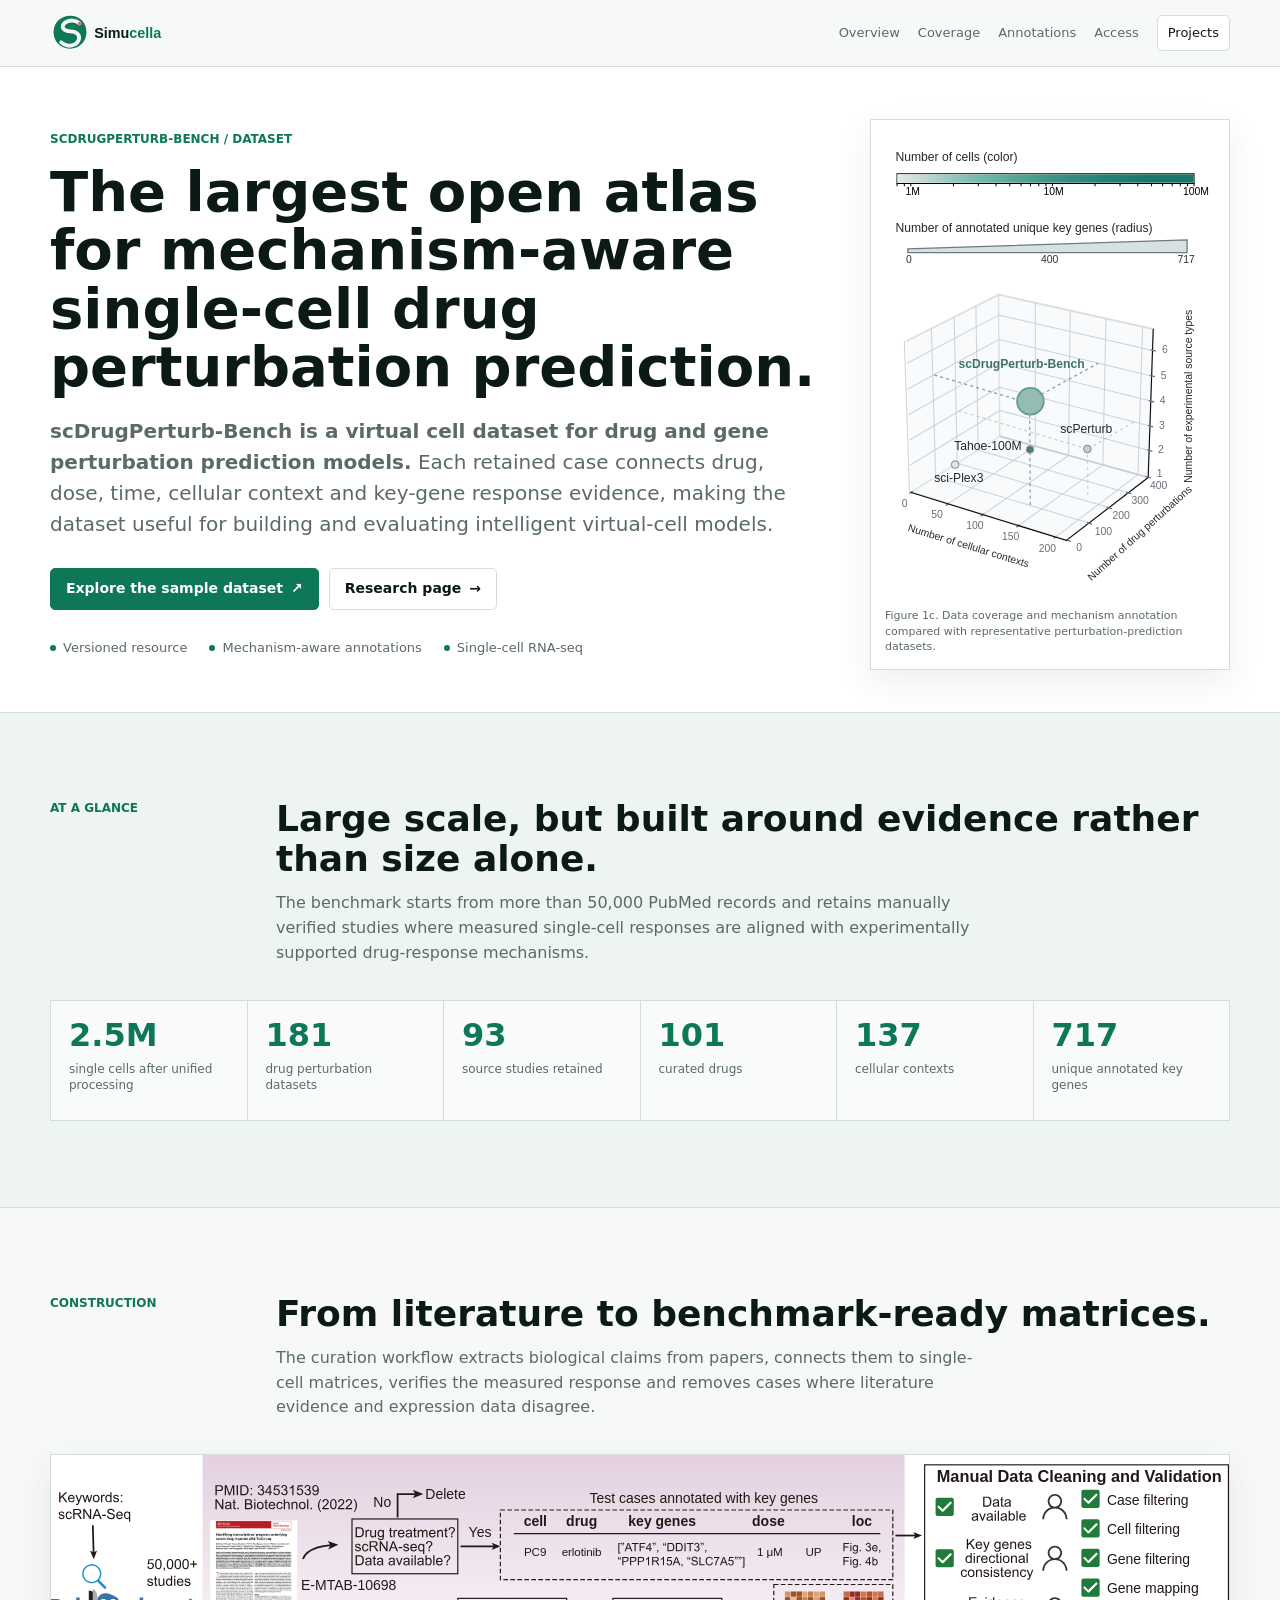
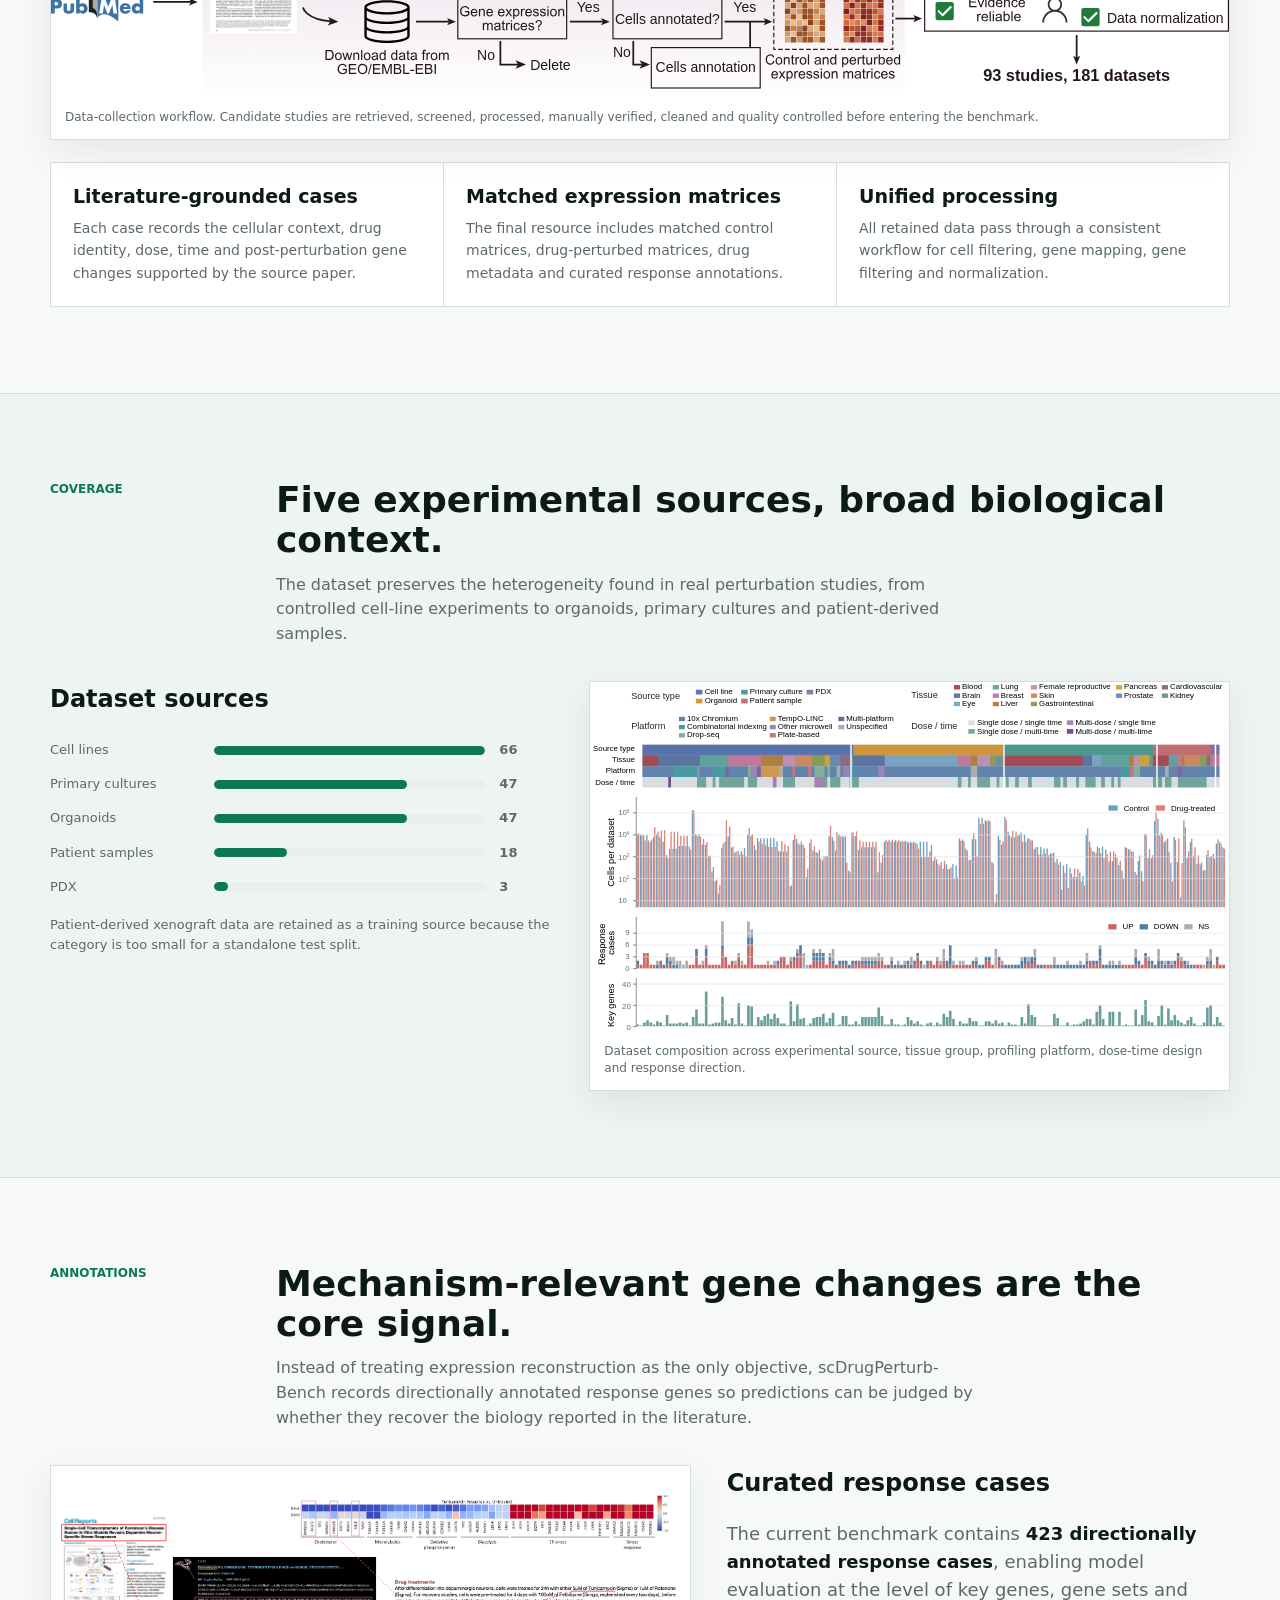
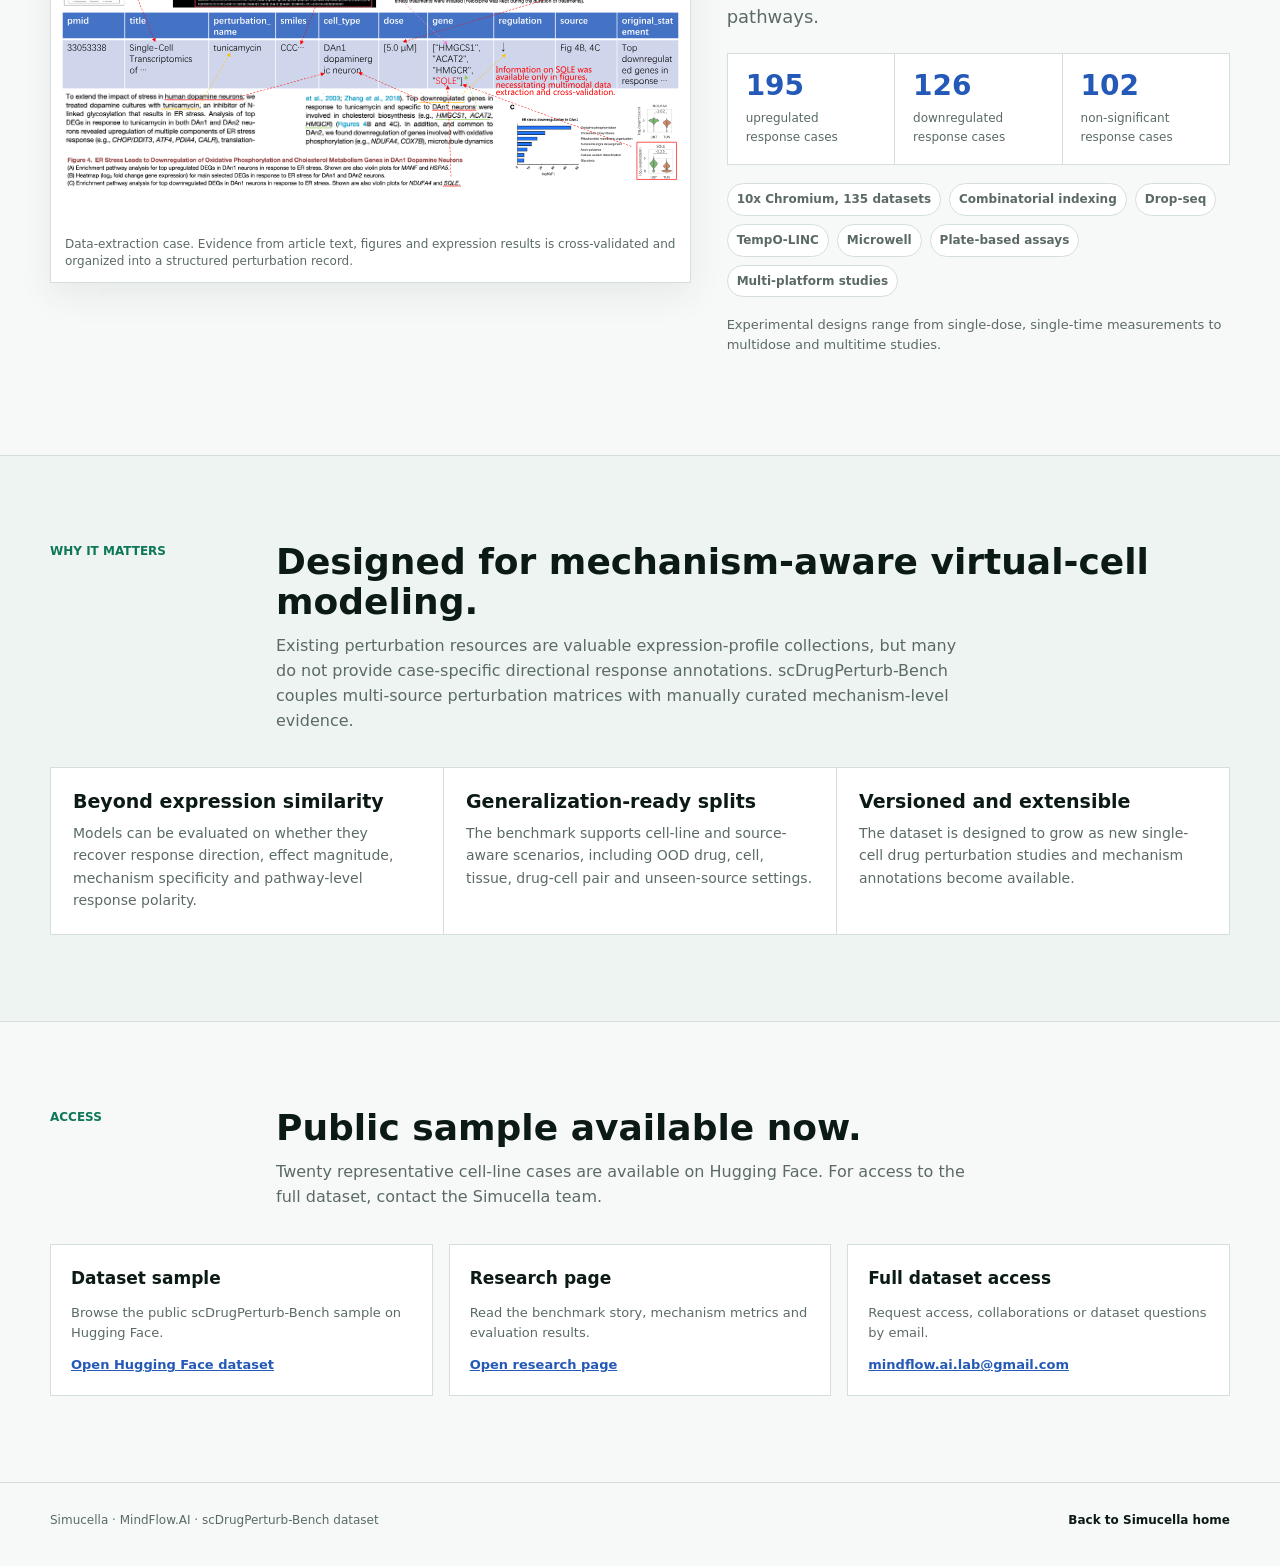
<file: scdrugperturb-bench.html>
<!doctype html>
<html lang="en">
<head>
  <meta charset="utf-8">
  <meta name="viewport" content="width=device-width, initial-scale=1">
  <meta name="description" content="scDrugPerturb-Bench is a virtual cell dataset for drug and gene perturbation prediction models, linking single-cell RNA-seq profiles to literature-curated mechanism evidence.">
  <meta name="keywords" content="virtual cell, virtual cell dataset, perturbation prediction model, gene perturbation prediction model, drug perturbation prediction model, virtual cell benchmark">
  <meta property="og:title" content="scDrugPerturb-Bench | Virtual Cell Dataset | Simucella">
  <meta property="og:description" content="scDrugPerturb-Bench is a virtual cell dataset for drug and gene perturbation prediction models, linking single-cell RNA-seq profiles to literature-curated mechanism evidence.">
  <meta property="og:image" content="assets/scdrugperturb-mechanism-atlas.svg">
  <title>scDrugPerturb-Bench | Virtual Cell Dataset | Simucella</title>
  <link rel="stylesheet" href="paper.css?v=20260812-2">
  <style>
    .dataset-hero-grid { width:min(100% - 48px,1180px); margin:0 auto; padding:52px 0 42px; display:grid; grid-template-columns:minmax(0,1fr) minmax(260px,360px); gap:48px; align-items:center; }
    .dataset-hero-copy h1 { max-width:820px; margin:14px 0 20px; font-size:56px; line-height:1.04; font-weight:550; }
    .dataset-hero-copy .paper-deck { max-width:760px; }
    .dataset-hero-figure { margin:0; border:1px solid var(--line); background:#fff; box-shadow:var(--shadow); }
    .dataset-hero-figure img { display:block; width:100%; max-height:500px; object-fit:contain; padding:16px; background:#fff; }
    .dataset-hero-figure figcaption { padding:0 14px 14px; color:var(--muted); font-size:11px; line-height:1.4; }
    .dataset-stat-grid { display:grid; grid-template-columns:repeat(6,minmax(0,1fr)); border-top:1px solid var(--line); border-left:1px solid var(--line); }
    .dataset-stat { min-height:120px; padding:18px; border-right:1px solid var(--line); border-bottom:1px solid var(--line); background:rgba(255,255,255,.64); }
    .dataset-stat strong { display:block; color:var(--green); font-size:32px; line-height:1; font-weight:600; }
    .dataset-stat span { display:block; margin-top:10px; color:var(--muted); font-size:12px; line-height:1.35; }
    .dataset-feature-grid { display:grid; grid-template-columns:repeat(3,minmax(0,1fr)); gap:1px; border:1px solid var(--line); background:var(--line); }
    .dataset-feature { padding:22px; background:var(--surface); }
    .dataset-feature h3 { margin:0 0 8px; font-size:19px; line-height:1.25; }
    .dataset-feature p { margin:0; color:var(--muted); font-size:14px; line-height:1.6; }
    .dataset-bar-list { display:grid; gap:14px; margin-top:22px; }
    .dataset-bar { display:grid; grid-template-columns:150px minmax(0,1fr) 54px; gap:14px; align-items:center; color:var(--muted); font-size:13px; }
    .dataset-bar-track { height:9px; background:#e8f0ec; border-radius:999px; overflow:hidden; }
    .dataset-bar-fill { height:100%; background:var(--green); border-radius:999px; }
    .dataset-note { margin-top:18px; color:var(--muted); font-size:13px; line-height:1.55; }
    .dataset-pill-row { display:flex; flex-wrap:wrap; gap:8px; margin-top:18px; }
    .dataset-pill-row span { padding:6px 9px; border:1px solid var(--line); border-radius:999px; background:#fff; color:var(--muted); font-size:12px; font-weight:600; }
    .dataset-response-grid { display:grid; grid-template-columns:repeat(3,minmax(0,1fr)); gap:1px; margin-top:22px; border:1px solid var(--line); background:var(--line); }
    .dataset-response { padding:18px; background:#fff; }
    .dataset-response strong { display:block; color:var(--blue); font-size:28px; line-height:1; }
    .dataset-response span { display:block; margin-top:9px; color:var(--muted); font-size:12px; }
    .dataset-action-row { display:flex; flex-wrap:wrap; gap:10px; margin-top:28px; }
    @media (max-width:900px) {
      .dataset-hero-grid { grid-template-columns:1fr; padding-top:42px; padding-bottom:36px; }
      .dataset-hero-figure { width:min(100%,420px); }
      .dataset-stat-grid { grid-template-columns:repeat(3,minmax(0,1fr)); }
      .dataset-feature-grid { grid-template-columns:1fr; }
    }
    @media (max-width:620px) {
      .dataset-hero-grid { width:min(100% - 30px,1180px); }
      .dataset-hero-copy h1 { font-size:40px; }
      .dataset-stat-grid { grid-template-columns:repeat(2,minmax(0,1fr)); }
      .dataset-bar { grid-template-columns:1fr 48px; }
      .dataset-bar span:first-child { grid-column:1 / -1; }
      .dataset-response-grid { grid-template-columns:1fr; }
    }
  </style>
</head>
<body>
  <a class="paper-skip" href="#dataset-main">Skip to content</a>
  <header class="paper-header">
    <nav class="paper-nav" aria-label="Dataset navigation">
      <a class="paper-brand" href="index.html"><img class="paper-logo" src="assets/simucella-logo.svg" alt="Simucella"></a>
      <div class="paper-nav-links">
        <a href="#overview">Overview</a>
        <a href="#coverage">Coverage</a>
        <a href="#annotations">Annotations</a>
        <a href="#access">Access</a>
        <a class="paper-home" href="index.html#dh-projects">Projects</a>
      </div>
    </nav>
  </header>

  <main id="dataset-main">
    <section class="paper-hero">
      <div class="dataset-hero-grid">
        <div class="dataset-hero-copy">
          <div class="paper-eyebrow">scDrugPerturb-Bench / Dataset</div>
          <h1>The largest open atlas for mechanism-aware single-cell drug perturbation prediction.</h1>
          <p class="paper-deck"><strong>scDrugPerturb-Bench is a virtual cell dataset for drug and gene perturbation prediction models.</strong> Each retained case connects drug, dose, time, cellular context and key-gene response evidence, making the dataset useful for building and evaluating intelligent virtual-cell models.</p>
          <div class="dataset-action-row">
            <a class="paper-action paper-action-primary" href="https://huggingface.co/datasets/mindflow-cn/scDrugPerturb-Bench" target="_blank" rel="noopener noreferrer">Explore the sample dataset <span aria-hidden="true">&nearr;</span></a>
            <a class="paper-action" href="paper.html">Research page <span aria-hidden="true">&rarr;</span></a>
          </div>
          <div class="paper-hero-meta" aria-label="Dataset metadata"><span>Versioned resource</span><span>Mechanism-aware annotations</span><span>Single-cell RNA-seq</span></div>
        </div>
        <figure class="dataset-hero-figure">
          <img src="assets/fig1c.svg" alt="Comparison of scDrugPerturb-Bench with representative perturbation prediction datasets across data coverage and mechanism annotation.">
          <figcaption>Figure 1c. Data coverage and mechanism annotation compared with representative perturbation-prediction datasets.</figcaption>
        </figure>
      </div>
    </section>

    <section class="paper-section paper-section-alt" id="overview">
      <div class="paper-container">
        <div class="paper-section-head">
          <div class="paper-kicker">At a glance</div>
          <div>
            <h2>Large scale, but built around evidence rather than size alone.</h2>
            <p>The benchmark starts from more than 50,000 PubMed records and retains manually verified studies where measured single-cell responses are aligned with experimentally supported drug-response mechanisms.</p>
          </div>
        </div>
        <div class="dataset-stat-grid" aria-label="scDrugPerturb-Bench scale">
          <div class="dataset-stat"><strong>2.5M</strong><span>single cells after unified processing</span></div>
          <div class="dataset-stat"><strong>181</strong><span>drug perturbation datasets</span></div>
          <div class="dataset-stat"><strong>93</strong><span>source studies retained</span></div>
          <div class="dataset-stat"><strong>101</strong><span>curated drugs</span></div>
          <div class="dataset-stat"><strong>137</strong><span>cellular contexts</span></div>
          <div class="dataset-stat"><strong>717</strong><span>unique annotated key genes</span></div>
        </div>
      </div>
    </section>

    <section class="paper-section">
      <div class="paper-container">
        <div class="paper-section-head">
          <div class="paper-kicker">Construction</div>
          <div>
            <h2>From literature to benchmark-ready matrices.</h2>
            <p>The curation workflow extracts biological claims from papers, connects them to single-cell matrices, verifies the measured response and removes cases where literature evidence and expression data disagree.</p>
          </div>
        </div>
        <figure class="paper-figure">
          <img src="assets/data_collection_pipeline.svg?v=20260818-1" alt="Data collection workflow for scDrugPerturb-Bench.">
          <figcaption>Data-collection workflow. Candidate studies are retrieved, screened, processed, manually verified, cleaned and quality controlled before entering the benchmark.</figcaption>
        </figure>
        <div class="dataset-feature-grid" style="margin-top:22px;">
          <article class="dataset-feature">
            <h3>Literature-grounded cases</h3>
            <p>Each case records the cellular context, drug identity, dose, time and post-perturbation gene changes supported by the source paper.</p>
          </article>
          <article class="dataset-feature">
            <h3>Matched expression matrices</h3>
            <p>The final resource includes matched control matrices, drug-perturbed matrices, drug metadata and curated response annotations.</p>
          </article>
          <article class="dataset-feature">
            <h3>Unified processing</h3>
            <p>All retained data pass through a consistent workflow for cell filtering, gene mapping, gene filtering and normalization.</p>
          </article>
        </div>
      </div>
    </section>

    <section class="paper-section paper-section-alt" id="coverage">
      <div class="paper-container">
        <div class="paper-section-head">
          <div class="paper-kicker">Coverage</div>
          <div>
            <h2>Five experimental sources, broad biological context.</h2>
            <p>The dataset preserves the heterogeneity found in real perturbation studies, from controlled cell-line experiments to organoids, primary cultures and patient-derived samples.</p>
          </div>
        </div>
        <div class="paper-split">
          <div>
            <h3 style="margin:0;font-size:24px;">Dataset sources</h3>
            <div class="dataset-bar-list" aria-label="Dataset source counts">
              <div class="dataset-bar"><span>Cell lines</span><div class="dataset-bar-track"><div class="dataset-bar-fill" style="width:100%;"></div></div><strong>66</strong></div>
              <div class="dataset-bar"><span>Primary cultures</span><div class="dataset-bar-track"><div class="dataset-bar-fill" style="width:71%;"></div></div><strong>47</strong></div>
              <div class="dataset-bar"><span>Organoids</span><div class="dataset-bar-track"><div class="dataset-bar-fill" style="width:71%;"></div></div><strong>47</strong></div>
              <div class="dataset-bar"><span>Patient samples</span><div class="dataset-bar-track"><div class="dataset-bar-fill" style="width:27%;"></div></div><strong>18</strong></div>
              <div class="dataset-bar"><span>PDX</span><div class="dataset-bar-track"><div class="dataset-bar-fill" style="width:5%;"></div></div><strong>3</strong></div>
            </div>
            <p class="dataset-note">Patient-derived xenograft data are retained as a training source because the category is too small for a standalone test split.</p>
          </div>
          <figure class="paper-figure">
            <img src="assets/fig1d.svg" alt="Dataset-level composition of scDrugPerturb-Bench across sources, tissue groups, platforms, dose-time designs and response cases.">
            <figcaption>Dataset composition across experimental source, tissue group, profiling platform, dose-time design and response direction.</figcaption>
          </figure>
        </div>
      </div>
    </section>

    <section class="paper-section" id="annotations">
      <div class="paper-container">
        <div class="paper-section-head">
          <div class="paper-kicker">Annotations</div>
          <div>
            <h2>Mechanism-relevant gene changes are the core signal.</h2>
            <p>Instead of treating expression reconstruction as the only objective, scDrugPerturb-Bench records directionally annotated response genes so predictions can be judged by whether they recover the biology reported in the literature.</p>
          </div>
        </div>
        <div class="paper-split paper-split-reverse">
          <figure class="paper-figure">
            <img src="assets/data_extraction_case.svg?v=20260818-1" alt="Example of extracting drug, dose, cell type, gene-response direction and supporting evidence from a source paper into a structured benchmark record.">
            <figcaption>Data-extraction case. Evidence from article text, figures and expression results is cross-validated and organized into a structured perturbation record.</figcaption>
          </figure>
          <div>
            <h3 style="margin:0;font-size:24px;">Curated response cases</h3>
            <p class="paper-lead">The current benchmark contains <strong>423 directionally annotated response cases</strong>, enabling model evaluation at the level of key genes, gene sets and pathways.</p>
            <div class="dataset-response-grid" aria-label="Annotated response cases">
              <div class="dataset-response"><strong>195</strong><span>upregulated response cases</span></div>
              <div class="dataset-response"><strong>126</strong><span>downregulated response cases</span></div>
              <div class="dataset-response"><strong>102</strong><span>non-significant response cases</span></div>
            </div>
            <div class="dataset-pill-row" aria-label="Profiling platforms">
              <span>10x Chromium, 135 datasets</span>
              <span>Combinatorial indexing</span>
              <span>Drop-seq</span>
              <span>TempO-LINC</span>
              <span>Microwell</span>
              <span>Plate-based assays</span>
              <span>Multi-platform studies</span>
            </div>
            <p class="dataset-note">Experimental designs range from single-dose, single-time measurements to multidose and multitime studies.</p>
          </div>
        </div>
      </div>
    </section>

    <section class="paper-section paper-section-alt">
      <div class="paper-container">
        <div class="paper-section-head">
          <div class="paper-kicker">Why it matters</div>
          <div>
            <h2>Designed for mechanism-aware virtual-cell modeling.</h2>
            <p>Existing perturbation resources are valuable expression-profile collections, but many do not provide case-specific directional response annotations. scDrugPerturb-Bench couples multi-source perturbation matrices with manually curated mechanism-level evidence.</p>
          </div>
        </div>
        <div class="dataset-feature-grid">
          <article class="dataset-feature">
            <h3>Beyond expression similarity</h3>
            <p>Models can be evaluated on whether they recover response direction, effect magnitude, mechanism specificity and pathway-level response polarity.</p>
          </article>
          <article class="dataset-feature">
            <h3>Generalization-ready splits</h3>
            <p>The benchmark supports cell-line and source-aware scenarios, including OOD drug, cell, tissue, drug-cell pair and unseen-source settings.</p>
          </article>
          <article class="dataset-feature">
            <h3>Versioned and extensible</h3>
            <p>The dataset is designed to grow as new single-cell drug perturbation studies and mechanism annotations become available.</p>
          </article>
        </div>
      </div>
    </section>

    <section class="paper-section" id="access">
      <div class="paper-container">
        <div class="paper-section-head">
          <div class="paper-kicker">Access</div>
          <div>
            <h2>Public sample available now.</h2>
            <p>Twenty representative cell-line cases are available on Hugging Face. For access to the full dataset, contact the Simucella team.</p>
          </div>
        </div>
        <div class="paper-resources">
          <article class="paper-resource">
            <h3>Dataset sample</h3>
            <p>Browse the public scDrugPerturb-Bench sample on Hugging Face.</p>
            <a href="https://huggingface.co/datasets/mindflow-cn/scDrugPerturb-Bench" target="_blank" rel="noopener noreferrer">Open Hugging Face dataset</a>
          </article>
          <article class="paper-resource">
            <h3>Research page</h3>
            <p>Read the benchmark story, mechanism metrics and evaluation results.</p>
            <a href="paper.html">Open research page</a>
          </article>
          <article class="paper-resource">
            <h3>Full dataset access</h3>
            <p>Request access, collaborations or dataset questions by email.</p>
            <a href="mailto:mindflow.ai.lab@gmail.com">mindflow.ai.lab@gmail.com</a>
          </article>
        </div>
      </div>
    </section>
  </main>

  <footer class="paper-footer">
    <div class="paper-container paper-footer-inner">
      <span>Simucella · MindFlow.AI · scDrugPerturb-Bench dataset</span>
      <a href="index.html">Back to Simucella home</a>
    </div>
  </footer>
</body>
</html>
</file>
<file: paper.css>
:root { color-scheme: light; --bg:#f7f9f8; --surface:#fff; --ink:#0c1a15; --muted:#5b6b64; --line:#d5dfda; --green:#0d7757; --green-soft:#e1f0e9; --blue:#2459b8; --blue-soft:#e7efff; --amber:#996000; --amber-soft:#fff1d2; --coral:#a6463d; --coral-soft:#fbe8e5; --shadow:0 12px 32px rgba(23,48,39,.08); }
* { box-sizing:border-box; }
html { scroll-behavior:smooth; }
body { margin:0; background:var(--bg); color:var(--ink); font-family:Inter,ui-sans-serif,system-ui,-apple-system,BlinkMacSystemFont,"Segoe UI",sans-serif; font-size:16px; line-height:1.55; letter-spacing:0; }
img { max-width:100%; }
a { color:inherit; }
button { font:inherit; }
.paper-skip { position:absolute; left:16px; top:-60px; z-index:50; padding:10px 14px; background:var(--ink); color:#fff; border-radius:4px; }
.paper-skip:focus { top:12px; }
.paper-header { position:sticky; top:0; z-index:20; background:rgba(247,249,248,.96); border-bottom:1px solid var(--line); backdrop-filter:blur(12px); }
.paper-nav { width:min(100% - 48px,1180px); min-height:66px; margin:0 auto; display:flex; align-items:center; justify-content:space-between; gap:24px; }
.paper-brand { display:inline-flex; align-items:center; gap:10px; text-decoration:none; white-space:nowrap; }
.paper-logo { display:block; width:auto; height:42px; }
.paper-mark { width:31px; height:31px; display:grid; place-items:center; background:var(--green); color:var(--bg); border-radius:6px; font-weight:700; }
.paper-brand strong { font-size:17px; font-weight:500; }
.paper-brand small { display:block; color:var(--muted); font-size:11px; }
.paper-nav-links { display:flex; align-items:center; gap:18px; color:var(--muted); font-size:13px; }
.paper-nav-links a { text-decoration:none; }
.paper-nav-links a:hover,.paper-nav-links a:focus-visible { color:var(--green); }
.paper-home { border:1px solid var(--line); padding:7px 10px; border-radius:5px; color:var(--ink)!important; background:var(--surface); }
.paper-menu { display:none; width:40px; height:36px; border:1px solid var(--line); border-radius:5px; background:var(--surface); color:var(--ink); cursor:pointer; }
.paper-menu span,.paper-menu::before,.paper-menu::after { content:""; display:block; width:16px; height:1px; margin:3px auto; background:currentColor; }
.paper-hero { border-bottom:1px solid var(--line); background:var(--surface); }
.paper-hero-inner { width:min(100% - 48px,1180px); margin:0 auto; padding:78px 0 54px; }
.paper-eyebrow,.paper-kicker { color:var(--green); font-size:12px; font-weight:700; text-transform:uppercase; }
.paper-hero h1 { max-width:920px; margin:14px 0 20px; font-size:52px; line-height:1.05; font-weight:550; }
.paper-deck { max-width:760px; margin:0; color:var(--muted); font-size:20px; line-height:1.55; }
.paper-hero-actions { display:flex; flex-wrap:wrap; gap:10px; margin-top:28px; }
.paper-action { min-height:42px; display:inline-flex; align-items:center; gap:8px; padding:0 15px; border:1px solid var(--line); border-radius:5px; background:var(--surface); color:var(--ink); text-decoration:none; font-size:14px; font-weight:600; }
.paper-action:hover,.paper-action:focus-visible { border-color:var(--green); color:var(--green); }
.paper-action-primary { border-color:var(--green); background:var(--green); color:#fff; }
.paper-action-primary:hover,.paper-action-primary:focus-visible { background:#096148; color:#fff; }
.paper-action-pending { min-width:190px; justify-content:space-between; cursor:default; }
.paper-action-pending small { padding-left:12px; border-left:1px solid rgba(255,255,255,.4); color:rgba(255,255,255,.78); font-size:10px; font-weight:700; text-transform:uppercase; }
.paper-action-pending:hover { border-color:var(--green); background:var(--green); color:#fff; }
.paper-hero-meta { display:flex; flex-wrap:wrap; gap:8px 22px; margin-top:28px; color:var(--muted); font-size:13px; }
.paper-hero-meta span { display:inline-flex; align-items:center; gap:7px; }
.paper-hero-meta span::before { content:""; width:6px; height:6px; border-radius:50%; background:var(--green); }
.paper-container { width:min(100% - 48px,1180px); margin:0 auto; }
.paper-section { padding:86px 0; border-bottom:1px solid var(--line); }
.paper-section-alt { background:#eef4f1; }
.paper-section-head { display:grid; grid-template-columns:190px minmax(0,1fr); gap:36px; align-items:start; margin-bottom:34px; }
.paper-section-head h2 { margin:0; font-size:36px; line-height:1.12; font-weight:550; }
.paper-section-head p { max-width:700px; margin:12px 0 0; color:var(--muted); }
.paper-case-study { overflow:hidden; border:1px solid #e1aaa3; border-radius:6px; background:var(--surface); box-shadow:0 12px 32px rgba(166,70,61,.09); }
.paper-case-verdict { display:flex; align-items:center; justify-content:space-between; gap:28px; padding:20px 22px; border-bottom:1px solid #e8c5c0; background:#fff8f6; }
.paper-case-label { display:block; color:var(--coral); font-size:10px; font-weight:750; text-transform:uppercase; }
.paper-case-verdict h3 { margin:5px 0 0; font-size:24px; line-height:1.2; font-weight:600; }
.paper-case-numbers { display:grid; grid-template-columns:repeat(3,minmax(92px,1fr)); border:1px solid #e8c5c0; }
.paper-case-numbers > div { min-width:0; padding:10px 12px; border-right:1px solid #e8c5c0; background:#fff; }
.paper-case-numbers > div:last-child { border-right:0; }
.paper-case-numbers strong { display:block; color:var(--green); font-size:20px; line-height:1; font-weight:650; }
.paper-case-numbers span { display:block; margin-top:6px; color:var(--muted); font-size:9px; line-height:1.25; }
.paper-case-numbers .paper-case-failure { background:var(--coral-soft); }
.paper-case-numbers .paper-case-failure strong { color:var(--coral); }
.paper-case-media { padding:18px 20px 14px; background:#fff; }
.paper-case-media img { display:block; width:100%; height:auto; }
.paper-case-media-mobile { display:none; }
.paper-case-conclusion { margin:0; padding:14px 22px 16px; border-top:1px solid var(--line); color:var(--muted); font-size:14px; }
.paper-case-conclusion strong { color:var(--coral); }
.paper-metric-intro { display:grid; grid-template-columns:190px minmax(0,1fr); gap:36px; align-items:start; margin:64px 0 26px; }
.paper-metric-intro h2 { margin:0; font-size:30px; line-height:1.15; font-weight:550; }
.paper-metric-intro p { margin:8px 0 0; color:var(--muted); }
.paper-metric-grid { display:grid; grid-template-columns:repeat(3,minmax(0,1fr)); gap:14px; }
.paper-metric-card { min-width:0; display:flex; flex-direction:column; overflow:hidden; border:1px solid var(--line); border-radius:6px; background:var(--surface); box-shadow:0 8px 24px rgba(23,48,39,.055); }
.paper-metric-head { min-height:43px; display:flex; align-items:center; justify-content:space-between; gap:12px; padding:0 15px; border-bottom:1px solid var(--line); }
.paper-metric-head span { color:var(--muted); font-size:10px; font-weight:700; text-transform:uppercase; }
.paper-metric-head strong { color:var(--green); font-size:14px; line-height:1; }
.paper-metric-figure { height:224px; display:grid; place-items:center; overflow:hidden; padding:10px 14px; background:#fbfcfb; }
.paper-metric-figure img { display:block; width:100%; height:100%; object-fit:contain; }
.paper-metric-copy { min-height:105px; padding:15px 16px 17px; border-top:1px solid var(--line); }
.paper-metric-copy h3 { margin:0; font-size:17px; line-height:1.25; font-weight:600; }
.paper-metric-copy p { margin:7px 0 0; color:var(--muted); font-size:13px; line-height:1.45; }
.paper-correlation-evidence { display:grid; grid-template-columns:minmax(250px,.62fr) minmax(0,1.38fr); gap:48px; align-items:center; margin-bottom:68px; }
.paper-correlation-copy h3 { max-width:410px; margin:10px 0 14px; font-size:30px; line-height:1.16; font-weight:550; }
.paper-correlation-copy p { max-width:430px; margin:0; color:var(--muted); font-size:16px; line-height:1.6; }
.paper-correlation-copy strong { display:block; max-width:430px; margin-top:20px; padding-left:14px; border-left:3px solid var(--green); color:var(--green); font-size:16px; line-height:1.45; }
.paper-correlation-figure { width:68%; min-width:500px; justify-self:center; margin:0; padding:16px 18px 11px; border:1px solid var(--line); background:#fff; box-shadow:var(--shadow); }
.paper-correlation-figure img { display:block; width:100%; max-height:620px; object-fit:contain; }
.paper-correlation-figure figcaption { margin-top:10px; color:var(--muted); font-size:11px; line-height:1.4; }
.paper-lead { max-width:760px; color:var(--muted); font-size:18px; }
.paper-lead strong { color:var(--ink); }
.paper-stats { display:grid; grid-template-columns:repeat(6,minmax(0,1fr)); border-top:1px solid var(--line); border-left:1px solid var(--line); }
.paper-stat { min-height:118px; padding:18px; border-right:1px solid var(--line); border-bottom:1px solid var(--line); background:rgba(255,255,255,.58); }
.paper-stat strong { display:block; color:var(--green); font-size:30px; line-height:1; font-weight:600; }
.paper-stat span { display:block; margin-top:10px; color:var(--muted); font-size:12px; line-height:1.35; }
.paper-figure { position:relative; margin:0; border:1px solid var(--line); background:#fff; box-shadow:var(--shadow); }
.paper-figure img { width:100%; display:block; height:auto; }
.paper-figure figcaption { padding:11px 14px 13px; color:var(--muted); font-size:12px; line-height:1.4; }
.paper-figure-button { position:absolute; top:10px; right:10px; z-index:1; width:34px; height:34px; display:grid; place-items:center; border:1px solid rgba(12,26,21,.16); border-radius:5px; background:rgba(255,255,255,.92); color:var(--ink); cursor:pointer; font-size:21px; line-height:1; }
.paper-figure-button:hover,.paper-figure-button:focus-visible { color:var(--green); border-color:var(--green); }
.paper-figure-grid { display:grid; grid-template-columns:repeat(2,minmax(0,1fr)); gap:18px; }
.paper-figure-grid-wide { grid-template-columns:repeat(3,minmax(0,1fr)); }
.paper-figure-grid-wide .paper-figure:first-child { grid-column:span 2; }
.paper-figure-wide { margin-top:18px; }
.paper-figure-tall img { aspect-ratio:1 / 1.25; object-fit:contain; background:#fff; }
.paper-split { display:grid; grid-template-columns:minmax(0,.88fr) minmax(0,1.12fr); gap:36px; align-items:start; }
.paper-split-reverse { grid-template-columns:minmax(0,1.12fr) minmax(0,.88fr); }
.paper-callout { padding:24px; border-left:3px solid var(--green); background:var(--green-soft); }
.paper-callout strong { display:block; font-size:21px; line-height:1.25; }
.paper-callout p { margin:10px 0 0; color:var(--muted); }
.paper-gene-list { display:flex; flex-wrap:wrap; gap:8px; margin-top:20px; }
.paper-gene-list span { padding:5px 8px; border-radius:4px; background:var(--coral-soft); color:var(--coral); font-size:13px; font-weight:700; }
.paper-note { margin:17px 0 0; color:var(--muted); font-size:13px; }
.paper-facts { display:grid; grid-template-columns:repeat(2,minmax(0,1fr)); gap:12px; margin-top:24px; }
.paper-fact { padding:16px; border:1px solid var(--line); background:var(--surface); }
.paper-fact strong { display:block; color:var(--blue); font-size:25px; line-height:1; }
.paper-fact span { display:block; margin-top:8px; color:var(--muted); font-size:12px; }
.paper-result-list { display:grid; gap:14px; margin:22px 0 0; padding:0; list-style:none; }
.paper-result-list li { position:relative; padding-left:20px; color:var(--muted); }
.paper-result-list li::before { content:""; position:absolute; left:0; top:.62em; width:7px; height:7px; border-radius:50%; background:var(--blue); }
.paper-result-list strong { color:var(--ink); }
.paper-tabs { display:flex; gap:8px; margin-bottom:20px; }
.paper-tab { border:1px solid var(--line); border-radius:5px; padding:9px 13px; background:var(--surface); color:var(--muted); cursor:pointer; font-weight:600; }
.paper-tab[aria-selected="true"] { border-color:var(--green); background:var(--green); color:#fff; }
.paper-tab-panel[hidden] { display:none; }
.paper-landscape { display:grid; grid-template-columns:1fr 1fr; gap:18px; }
.paper-landscape .paper-figure:last-child { grid-column:1 / -1; }
.paper-pending { display:inline-flex; align-items:center; min-height:30px; padding:0 9px; border-radius:4px; background:var(--amber-soft); color:var(--amber); font-size:12px; font-weight:700; }
.paper-limitations { display:grid; grid-template-columns:repeat(3,minmax(0,1fr)); gap:1px; border:1px solid var(--line); background:var(--line); }
.paper-limitation { padding:18px; background:var(--surface); }
.paper-limitation h3 { margin:0 0 8px; font-size:16px; }
.paper-limitation p { margin:0; color:var(--muted); font-size:13px; }
.paper-resources { display:grid; grid-template-columns:repeat(3,minmax(0,1fr)); gap:16px; }
.paper-resource { display:flex; flex-direction:column; gap:12px; min-height:150px; padding:20px; border:1px solid var(--line); background:var(--surface); }
.paper-resource h3 { margin:0; font-size:17px; }
.paper-resource p { margin:0; color:var(--muted); font-size:13px; }
.paper-resource .paper-pending { align-self:flex-start; margin-top:auto; }
.paper-resource a { align-self:flex-start; color:var(--blue); font-size:13px; font-weight:700; }
.paper-citation { margin-top:20px; padding:20px; overflow-x:auto; background:#12251e; color:#dff7ec; font-family:ui-monospace,SFMono-Regular,Menlo,Consolas,monospace; font-size:13px; line-height:1.6; }
.paper-footer { padding:28px 0 36px; color:var(--muted); font-size:12px; }
.paper-footer-inner { display:flex; justify-content:space-between; gap:20px; }
.paper-footer a { color:var(--ink); text-decoration:none; font-weight:600; }
.paper-dialog { width:min(96vw,1380px); max-height:92vh; padding:0; border:1px solid var(--line); background:#fff; box-shadow:0 24px 70px rgba(0,0,0,.28); }
.paper-dialog::backdrop { background:rgba(8,20,15,.78); }
.paper-dialog-inner { position:relative; max-height:92vh; overflow:auto; padding:18px; }
.paper-dialog img { display:block; width:100%; height:auto; }
.paper-dialog figcaption { margin-top:12px; color:var(--muted); font-size:13px; }
.paper-dialog-close { position:sticky; float:right; top:0; z-index:2; width:38px; height:38px; border:1px solid var(--line); border-radius:5px; background:#fff; cursor:pointer; font-size:24px; line-height:1; }
.paper-argument-visual { display:grid; grid-template-columns:minmax(0,1.65fr) 76px minmax(260px,.7fr); gap:0; align-items:stretch; }
.paper-chart-column { min-width:0; display:flex; }
.paper-chart-stage { position:relative; width:100%; overflow:hidden; border:1px solid var(--line); background:#fff; box-shadow:var(--shadow); }
.paper-chart-stage img { display:block; width:100%; height:auto; }
.paper-focus-source { position:absolute; left:77.88%; right:2.89%; bottom:24.87%; height:2.68%; border:1.5px dashed var(--coral); background:linear-gradient(90deg,rgba(251,232,229,.28),rgba(242,184,175,.55)); color:var(--coral); }
.paper-focus-source::before,.paper-focus-source::after { content:""; position:absolute; right:-1.5px; width:13px; height:13px; border-right:2px solid currentColor; }
.paper-focus-source::before { top:-1.5px; border-top:2px solid currentColor; }
.paper-focus-source::after { bottom:-1.5px; border-bottom:2px solid currentColor; }
.paper-chart-note { display:flex; gap:8px; align-items:flex-start; max-width:calc(100% - 336px); margin-top:11px; color:var(--muted); font-size:12px; line-height:1.45; }
.paper-dot { width:8px; height:8px; margin-top:4px; flex:0 0 auto; border-radius:50%; background:var(--coral); }
.paper-zoom-connector { display:block; width:100%; height:100%; overflow:visible; pointer-events:none; }
.paper-zoom-connector-wide { height:100%; }
.paper-zoom-connector-stacked { display:none; }
.paper-zoom-panel { position:relative; min-width:0; padding:16px; border:1px solid #dca79f; border-left-width:2px; background:linear-gradient(180deg,#fff 0%,#fff 78%,#fff8f6 100%); box-shadow:0 12px 30px rgba(166,70,61,.10); }
.paper-zoom-panel::before { content:"magnified"; position:absolute; top:0; right:0; padding:5px 7px; background:var(--coral); color:#fff; font-size:9px; font-weight:700; text-transform:uppercase; }
.paper-zoom-head { display:flex; justify-content:space-between; gap:12px; align-items:flex-start; margin-bottom:6px; }
.paper-zoom-head h3 { margin:4px 0 0; font-size:21px; line-height:1.15; }
.paper-zoom-panel img { display:block; width:100%; margin:10px 0 4px; border:1px solid var(--line); }
.paper-zoom-panel p { margin:10px 0 0; color:var(--muted); font-size:13px; line-height:1.45; }
.paper-zoom-metrics { display:grid; grid-template-columns:repeat(2,minmax(0,1fr)); margin-top:14px; border-top:1px solid var(--line); border-left:1px solid var(--line); }
.paper-zoom-metrics > div { min-width:0; min-height:70px; padding:11px 10px; border-right:1px solid var(--line); border-bottom:1px solid var(--line); background:rgba(251,232,229,.38); }
.paper-zoom-metrics strong { display:block; color:var(--coral); font-size:20px; line-height:1; font-weight:650; white-space:nowrap; }
.paper-zoom-metrics span { display:block; margin-top:7px; color:var(--muted); font-size:10px; line-height:1.25; }
.paper-complement-grid { border-top:1px solid var(--line); }
.paper-complement-row { display:grid; grid-template-columns:48px minmax(0,1fr) auto; gap:18px; align-items:center; min-height:112px; padding:18px 20px; border-bottom:1px solid var(--line); background:var(--surface); }
.paper-complement-row-accent { background:#f2f8f5; border-left:3px solid var(--green); }
.paper-complement-index { color:var(--muted); font-size:12px; font-weight:700; }
.paper-complement-row h3 { margin:0; font-size:20px; }
.paper-complement-row p { margin:5px 0 0; color:var(--muted); font-size:14px; }
.paper-complement-tag { padding:7px 9px; border:1px solid currentColor; border-radius:4px; font-size:11px; white-space:nowrap; }
.paper-complement-tag-blue { color:var(--blue); background:var(--blue-soft); }
.paper-complement-tag-green { color:var(--green); background:var(--green-soft); }
.paper-complement-tag-neutral { color:var(--muted); background:#f2f4f3; }
.paper-model-evidence { display:grid; grid-template-columns:repeat(3,minmax(0,1fr)); gap:1px; border:1px solid var(--line); background:var(--line); }
.paper-model-callout { min-height:145px; display:flex; flex-direction:column; justify-content:center; padding:22px; background:var(--surface); }
.paper-model-number { color:var(--coral); font-size:31px; font-weight:650; line-height:1; }
.paper-model-callout span:last-child { max-width:230px; margin-top:10px; color:var(--muted); font-size:13px; line-height:1.35; }
.paper-model-note { margin-top:18px; padding:17px 20px; border-left:3px solid var(--coral); background:var(--coral-soft); color:var(--muted); font-size:14px; }
.paper-model-note strong { color:var(--ink); }
.paper-flow { display:flex; flex-wrap:wrap; align-items:center; gap:10px 14px; margin:0 0 28px; color:var(--green); font-size:13px; font-weight:700; text-transform:uppercase; }
.paper-flow i { color:var(--muted); font-size:19px; font-style:normal; }
.paper-results-section { background:#f3f6f4; }
.paper-static-results { display:grid; gap:18px; }
.paper-static-results-grid { display:grid; grid-template-columns:repeat(2,minmax(0,1fr)); gap:18px; }
.paper-static-result-card { min-width:0; overflow:hidden; margin:0; border:1px solid var(--line); border-radius:6px; background:#fff; box-shadow:var(--shadow); }
.paper-static-result-head { min-height:95px; padding:18px 20px 16px; border-bottom:1px solid var(--line); background:#f9fbfa; }
.paper-static-result-head span { display:block; margin-bottom:7px; color:var(--green); font-size:10px; line-height:1.2; font-weight:750; letter-spacing:.04em; text-transform:uppercase; }
.paper-static-result-head h3 { margin:0; font-size:20px; line-height:1.25; font-weight:600; }
.paper-static-result-media { min-height:360px; display:flex; align-items:center; justify-content:center; padding:20px; background:#fff; }
.paper-static-result-media img { display:block; width:100%; height:auto; max-height:470px; object-fit:contain; }
.paper-static-result-card figcaption { padding:12px 20px 15px; border-top:1px solid var(--line); color:var(--muted); font-size:12px; line-height:1.45; }
.paper-static-result-wide .paper-static-result-head { min-height:0; }
.paper-static-result-wide .paper-static-result-media { min-height:0; padding:28px 32px; }
.paper-static-result-wide .paper-static-result-media img { max-height:none; }
.paper-static-results-note { display:grid; grid-template-columns:150px minmax(0,1fr); gap:20px; align-items:center; padding:17px 20px; border-left:3px solid var(--green); background:var(--green-soft); }
.paper-static-results-note span { color:var(--green); font-size:10px; font-weight:750; letter-spacing:.04em; text-transform:uppercase; }
.paper-static-results-note p { margin:0; color:var(--muted); font-size:13px; line-height:1.5; }
.paper-results-shell { overflow:hidden; border:1px solid var(--line); border-radius:6px; background:var(--surface); box-shadow:var(--shadow); }
.paper-results-toolbar { display:grid; grid-template-columns:minmax(210px,.75fr) minmax(260px,1fr) auto; gap:14px; align-items:end; padding:20px 22px; border-bottom:1px solid var(--line); background:#f9fbfa; }
.paper-results-field { min-width:0; display:grid; gap:7px; }
.paper-results-field span { color:var(--muted); font-size:10px; font-weight:750; text-transform:uppercase; }
.paper-results-field select { width:100%; min-height:43px; padding:0 38px 0 12px; border:1px solid #bfcac5; border-radius:4px; background-color:#fff; color:var(--ink); font:600 14px/1.2 inherit; cursor:pointer; }
.paper-results-field select:hover,.paper-results-field select:focus-visible { border-color:var(--green); outline:none; box-shadow:0 0 0 3px rgba(13,119,87,.12); }
.paper-results-direction { min-width:118px; min-height:43px; display:flex; align-items:center; justify-content:center; padding:0 13px; border:1px solid #b7d4c8; border-radius:4px; background:var(--green-soft); color:var(--green); font-size:11px; font-weight:750; text-transform:uppercase; white-space:nowrap; }
.paper-results-direction[data-direction="lower"] { border-color:#d9c89e; background:var(--amber-soft); color:var(--amber); }
.paper-results-direction[data-direction="target-one"] { border-color:#bfcac5; background:#eef2f0; color:#42554d; }
.paper-results-meta { min-height:49px; display:flex; align-items:center; justify-content:space-between; gap:20px; padding:0 22px; border-bottom:1px solid var(--line); }
.paper-results-meta p { margin:0; color:var(--ink); font-size:13px; font-weight:650; }
.paper-results-meta span { color:var(--muted); font-size:11px; white-space:nowrap; }
.paper-results-ranking { display:grid; grid-template-columns:auto minmax(0,1fr); gap:12px; align-items:start; padding:13px 22px 14px; border-bottom:1px solid #c7ddd3; background:#f2f8f5; }
.paper-results-ranking-label { padding-top:7px; color:var(--green); font-size:10px; font-weight:750; text-transform:uppercase; white-space:nowrap; }
.paper-results-ranking ol { min-width:0; display:flex; flex-wrap:wrap; gap:7px; margin:0; padding:0; list-style:none; counter-reset:top-five; }
.paper-results-ranking li { counter-increment:top-five; min-height:30px; display:flex; align-items:center; gap:5px; padding:4px 8px 4px 6px; border:1px solid #a9cdbd; border-radius:4px; background:#fff; color:var(--muted); font-size:10px; line-height:1.2; }
.paper-results-ranking li::before { content:counter(top-five); width:18px; height:18px; display:grid; place-items:center; flex:0 0 auto; border-radius:50%; background:var(--green); color:#fff; font-size:9px; font-weight:750; }
.paper-results-ranking strong { color:var(--ink); font-size:11px; }
.paper-results-ranking em { color:var(--green); font-style:normal; font-weight:700; }
.paper-results-scroll { width:100%; overflow-x:auto; overflow-y:hidden; overscroll-behavior-inline:contain; scrollbar-color:#9eb0a8 #edf2ef; }
.paper-results-scroll:focus-visible { outline:3px solid rgba(13,119,87,.18); outline-offset:-3px; }
.paper-results-chart { position:relative; width:1780px; height:570px; padding:20px 20px 8px 12px; }
.paper-results-chart canvas { display:block; }
.paper-results-note { margin:0; padding:13px 22px 15px; border-top:1px solid var(--line); color:var(--muted); font-size:11px; line-height:1.5; }
@media (max-width:980px) {
  .paper-nav-links { gap:12px; }
  .paper-hero h1 { font-size:50px; }
  .paper-stats { grid-template-columns:repeat(3,minmax(0,1fr)); }
  .paper-case-verdict { align-items:flex-start; flex-direction:column; }
  .paper-case-numbers { width:100%; }
  .paper-metric-grid { grid-template-columns:repeat(2,minmax(0,1fr)); }
  .paper-correlation-evidence { grid-template-columns:minmax(220px,.55fr) minmax(0,1.45fr); gap:28px; }
  .paper-correlation-figure { width:76%; min-width:440px; }
  .paper-split,.paper-split-reverse { grid-template-columns:1fr; }
  .paper-argument-visual { grid-template-columns:1fr; }
  .paper-chart-column { display:block; }
  .paper-zoom-connector-wide { display:none; }
  .paper-zoom-connector-stacked { display:block; height:66px; }
  .paper-zoom-panel { display:grid; grid-template-columns:minmax(0,1fr) minmax(220px,.75fr); gap:14px; align-items:start; }
  .paper-zoom-head { grid-column:1 / -1; margin-bottom:0; }
  .paper-zoom-panel img { margin:0; }
  .paper-zoom-panel p { grid-column:2; }
  .paper-zoom-metrics { grid-column:1 / -1; }
  .paper-chart-note { max-width:none; }
  .paper-model-evidence { grid-template-columns:1fr; }
  .paper-static-result-media { min-height:300px; }
  .paper-results-toolbar { grid-template-columns:1fr 1fr; }
  .paper-results-direction { grid-column:1 / -1; justify-self:start; }
  .paper-limitations { grid-template-columns:repeat(2,minmax(0,1fr)); }
}
@media (max-width:720px) {
  .paper-nav,.paper-hero-inner,.paper-container { width:min(100% - 32px,1180px); }
  .paper-nav { min-height:70px; }
  .paper-menu { display:block; }
  .paper-nav-links { position:absolute; top:70px; left:16px; right:16px; display:none; flex-direction:column; align-items:stretch; gap:0; padding:8px; border:1px solid var(--line); background:var(--surface); box-shadow:var(--shadow); }
  .paper-nav-links.is-open { display:flex; }
  .paper-nav-links a { padding:11px 10px; }
  .paper-nav-links .paper-home { text-align:center; }
  .paper-hero-inner { padding:52px 0 38px; }
  .paper-hero h1 { font-size:41px; }
  .paper-deck { font-size:17px; }
  .paper-section { padding:58px 0; }
  .paper-section-head { grid-template-columns:1fr; gap:12px; margin-bottom:24px; }
  .paper-section-head h2 { font-size:30px; }
  .paper-case-verdict { padding:17px 18px; }
  .paper-case-verdict h3 { font-size:21px; }
  .paper-case-numbers { grid-template-columns:repeat(2,minmax(0,1fr)); }
  .paper-case-numbers > div:nth-child(2) { border-right:0; }
  .paper-case-numbers .paper-case-failure { grid-column:1 / -1; border-top:1px solid #e8c5c0; }
  .paper-case-media-wide { display:none; }
  .paper-case-media-mobile { display:grid; gap:10px; padding:14px; background:#fff; }
  .paper-case-media-mobile svg { display:block; width:100%; height:auto; border:1px solid var(--line); background:#fff; }
  .paper-case-conclusion { padding:13px 18px 15px; font-size:13px; }
  .paper-metric-intro { grid-template-columns:1fr; gap:10px; margin:50px 0 22px; }
  .paper-metric-intro h2 { font-size:27px; }
  .paper-metric-grid { grid-template-columns:1fr; }
  .paper-metric-figure { height:226px; }
  .paper-metric-copy { min-height:0; }
  .paper-correlation-evidence { grid-template-columns:1fr; gap:24px; margin-bottom:50px; }
  .paper-correlation-copy h3 { font-size:27px; }
  .paper-correlation-figure { width:100%; min-width:0; padding:14px 12px 10px; }
  .paper-stats { grid-template-columns:repeat(2,minmax(0,1fr)); }
  .paper-figure-grid,.paper-figure-grid-wide,.paper-landscape { grid-template-columns:1fr; }
  .paper-figure-grid-wide .paper-figure:first-child,.paper-landscape .paper-figure:last-child { grid-column:auto; }
  .paper-limitations,.paper-resources { grid-template-columns:1fr; }
  .paper-footer-inner { flex-direction:column; }
  .paper-zoom-panel { display:block; }
  .paper-zoom-head { margin-bottom:6px; }
  .paper-zoom-panel p { margin-top:10px; }
  .paper-complement-row { grid-template-columns:32px minmax(0,1fr); gap:10px 14px; }
  .paper-complement-tag { grid-column:2; justify-self:start; }
  .paper-static-results-grid { grid-template-columns:1fr; }
  .paper-static-result-head { min-height:0; }
  .paper-static-result-media { min-height:0; padding:16px; }
  .paper-static-result-wide .paper-static-result-media { padding:18px 14px; }
  .paper-static-results-note { grid-template-columns:1fr; gap:5px; }
  .paper-results-toolbar { grid-template-columns:1fr; padding:17px 16px; }
  .paper-results-direction { grid-column:auto; justify-self:stretch; }
  .paper-results-meta { align-items:flex-start; flex-direction:column; gap:2px; padding:11px 16px; }
  .paper-results-ranking { grid-template-columns:1fr; gap:7px; padding:12px 16px 14px; }
  .paper-results-ranking-label { padding-top:0; }
  .paper-results-ranking ol { flex-wrap:nowrap; overflow-x:auto; padding-bottom:3px; }
  .paper-results-ranking li { flex:0 0 auto; }
  .paper-results-chart { width:1680px; height:520px; }
  .paper-results-note { padding:12px 16px 14px; }
}
@media (max-width:430px) {
  .paper-stat { padding:14px 12px; }
  .paper-stat strong { font-size:25px; }
  .paper-facts { grid-template-columns:1fr; }
  .paper-hero h1 { font-size:35px; }
}
</file>
